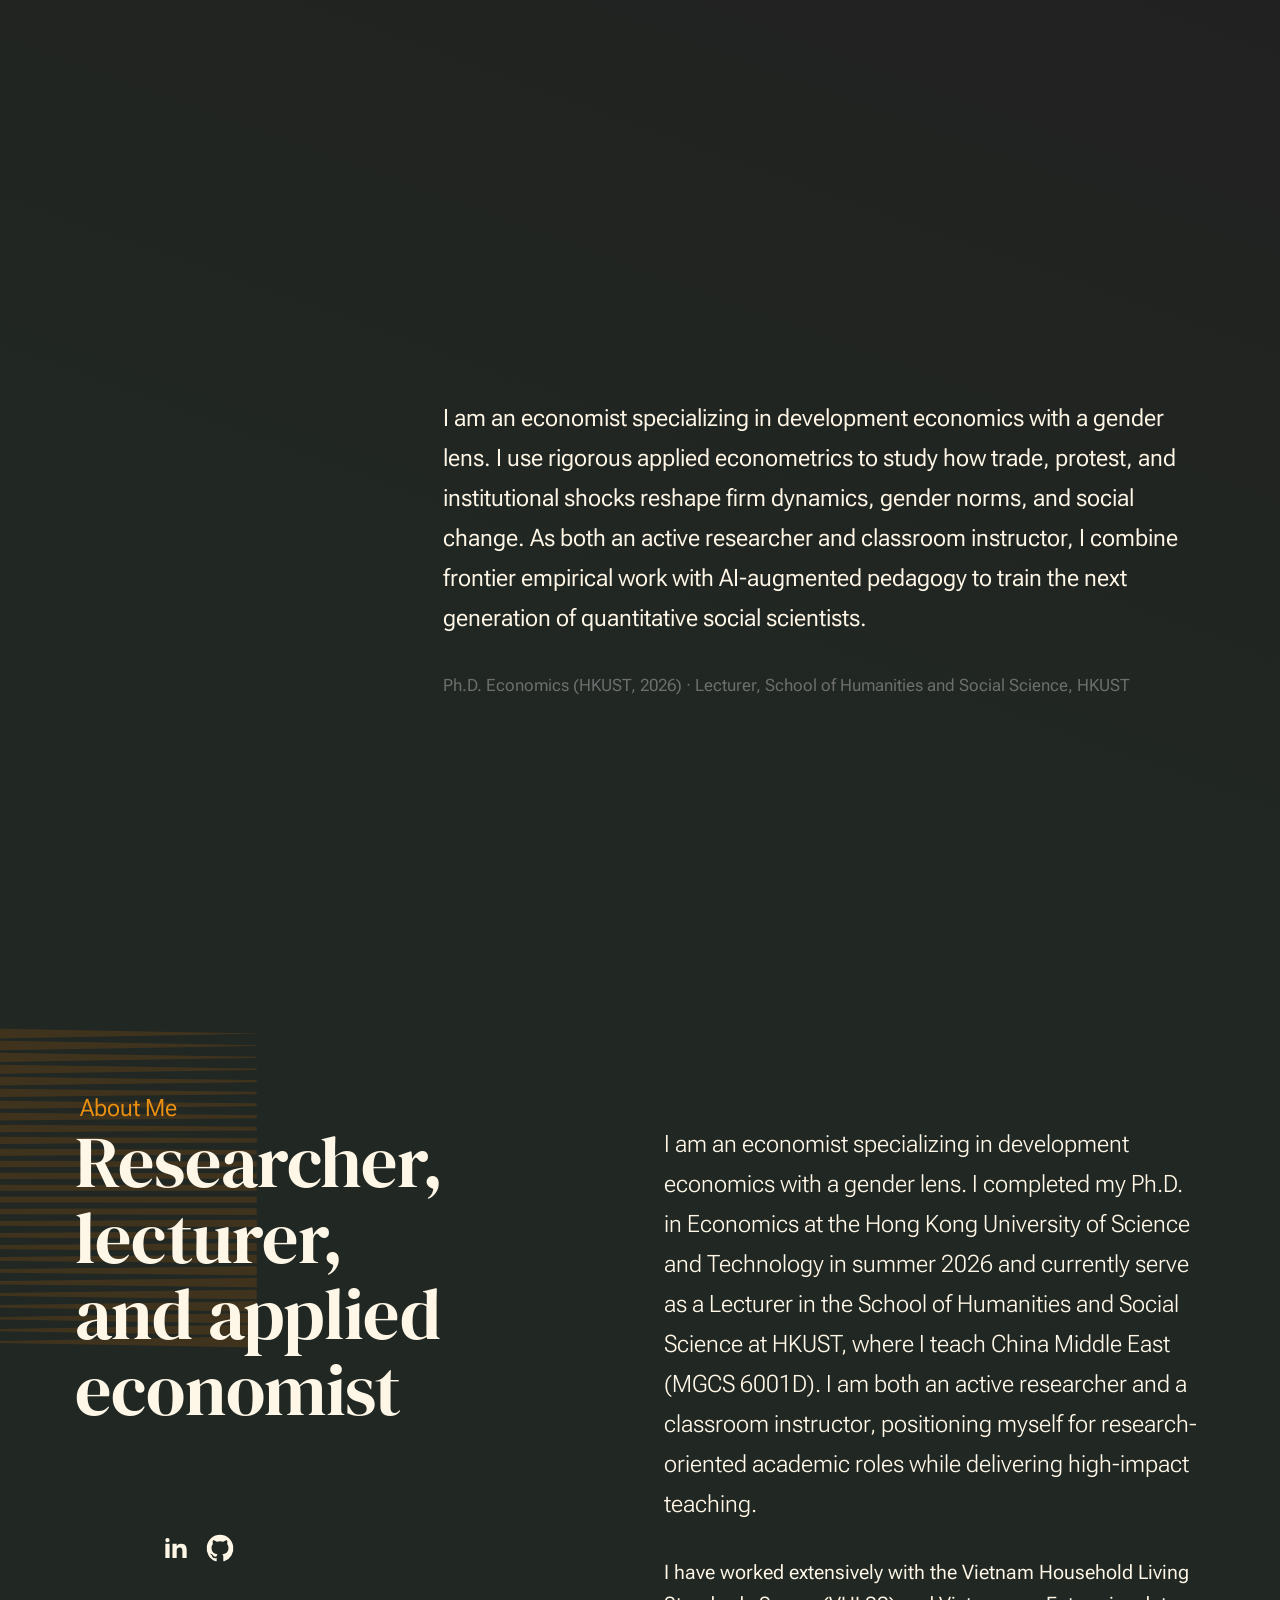
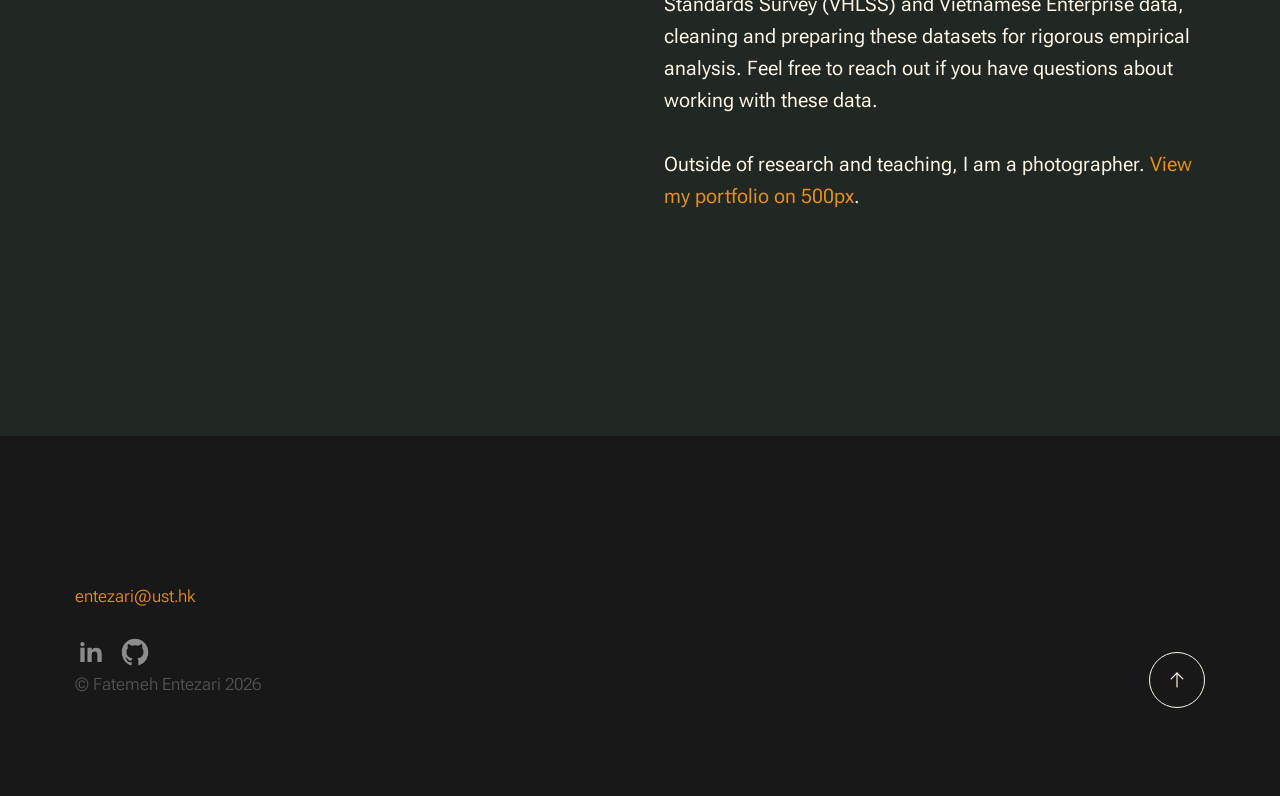
<file: index.html>
<!DOCTYPE html>
<html lang="en" class="no-js">
  <head>
    <meta charset="utf-8" />
    <meta name="viewport" content="width=device-width, initial-scale=1" />
    <title>Fatemeh Entezari</title>

    <script>
      document.documentElement.classList.remove("no-js");
      document.documentElement.classList.add("js");
    </script>

    <link rel="stylesheet" href="css/vendor.css" />
    <link rel="stylesheet" href="css/styles.css" />

    <link rel="apple-touch-icon" sizes="180x180" href="apple-touch-icon.png" />
    <link rel="icon" type="image/png" sizes="32x32" href="favicon-32x32.png" />
    <link rel="icon" type="image/png" sizes="16x16" href="favicon-16x16.png" />
    <link rel="manifest" href="site.webmanifest" />
  </head>

  <body id="top">
    <div id="preloader">
      <div id="loader" class="dots-fade">
        <div></div>
        <div></div>
        <div></div>
      </div>
    </div>

    <div id="page" class="s-pagewrap ss-home">
      <header class="s-header">
        <div class="row s-header__inner width-sixteen-col">
          <div class="s-header__block">
            <div class="s-header__logo">
              <a class="logo logo-text" href="index.html">Fatemeh Entezari</a>
            </div>
            <a class="s-header__menu-toggle" href="#0"><span>Menu</span></a>
          </div>

          <nav class="s-header__nav">
            <ul class="s-header__menu-links">
              <li class="current"><a href="index.html">Home</a></li>
              <li><a href="research.html">Research</a></li>
              <li><a href="teaching.html">Teaching</a></li>
              <li><a href="cv.html">CV</a></li>
              <li><a href="contact.html">Get in Touch</a></li>
            </ul>
          </nav>
        </div>
      </header>

      <section id="content" class="s-content">
        <section id="intro" class="s-intro">
          <div class="row s-intro__content width-sixteen-col">
            <div class="column lg-12 s-intro__content-inner grid-block">
              <div class="s-intro__content-media">
                <div class="s-intro__content-media-inner s-headshot-placeholder">
                  <!-- Replace images/headshot.jpg with your professional academic headshot -->
                  <img
                    src="images/headshot.jpg"
                    alt="Professional headshot of Fatemeh Entezari (placeholder — replace images/headshot.jpg)"
                  />
                </div>
              </div>

              <div class="s-intro__content-text">
                <div class="s-intro__content-pretitle text-pretitle">
                  Economist | Lecturer | Iranian Scholar of Development &amp; Gender
                </div>
                <h1 class="s-intro__content-title">Fatemeh Entezari</h1>
                <p class="s-intro__content-lead attention-getter">
                  I am an economist specializing in development economics with a gender lens. I use rigorous applied econometrics to study how trade, protest, and institutional shocks reshape firm dynamics, gender norms, and social change. As both an active researcher and classroom instructor, I combine frontier empirical work with AI-augmented pedagogy to train the next generation of quantitative social scientists.
                </p>
                <p class="s-intro__content-status">
                  Ph.D. Economics (HKUST, 2026) · Lecturer, School of Humanities and Social Science, HKUST
                </p>
              </div>

              <div class="s-intro__scroll-down">
                <a href="#about" class="smoothscroll">
                  <div class="scroll-icon">
                    <svg
                      xmlns="http://www.w3.org/2000/svg"
                      viewBox="0 0 24 24"
                      width="36"
                      height="36"
                      fill="none"
                      stroke="#97b34a"
                      stroke-width="1"
                      stroke-linecap="round"
                      stroke-linejoin="round"
                    >
                      <polyline points="7 13 12 18 17 13"></polyline>
                      <line x1="12" y1="18" x2="12" y2="6"></line>
                    </svg>
                  </div>
                  <span>Scroll for more</span>
                </a>
              </div>
            </div>
          </div>
        </section>

        <section id="about" class="s-about target-section">
          <div class="row s-about__content width-sixteen-col">
            <div class="column grid-block grid-section-split">
              <img
                src="images/geometric_shape.svg"
                alt=""
                class="s-about__content-imgbg"
              />

              <div class="section-header grid-section-split__header">
                <div class="text-pretitle">About Me</div>
                <h2 class="text-display-title">
                  Researcher, lecturer, <br />
                  and applied economist
                </h2>
              </div>

              <div class="s-about__content-main grid-section-split__primary">
                <p class="attention-getter">
                  I am an economist specializing in development economics with a gender lens. I completed my Ph.D. in Economics at the Hong Kong University of Science and Technology in summer 2026 and currently serve as a Lecturer in the School of Humanities and Social Science at HKUST, where I teach China Middle East (MGCS 6001D). I am both an active researcher and a classroom instructor, positioning myself for research-oriented academic roles while delivering high-impact teaching.
                </p>
                <p>
                  I have worked extensively with the Vietnam Household Living Standards Survey (VHLSS) and Vietnamese Enterprise data, cleaning and preparing these datasets for rigorous empirical analysis. Feel free to reach out if you have questions about working with these data.
                </p>
                <p>
                  Outside of research and teaching, I am a photographer.
                  <a href="https://500px.com/p/entezarifateme" target="_blank" rel="noopener noreferrer">View my portfolio on 500px</a>.
                </p>
              </div>

              <div class="s-about__content-btn grid-section-split__bottom">
                <ul class="s-about__social social-list">
                  <li>
                    <a
                      href="https://www.linkedin.com/in/fatemeh-entezari-a17193178/"
                      target="_blank"
                      rel="noopener noreferrer"
                    >
                      <svg
                        aria-hidden="true"
                        xmlns="http://www.w3.org/2000/svg"
                        width="24"
                        height="24"
                        fill="currentColor"
                        viewBox="0 0 24 24"
                      >
                        <path
                          fill-rule="evenodd"
                          d="M12.51 8.796v1.697a3.738 3.738 0 0 1 3.288-1.684c3.455 0 4.202 2.16 4.202 4.97V19.5h-3.2v-5.072c0-1.21-.244-2.766-2.128-2.766-1.827 0-2.139 1.317-2.139 2.676V19.5h-3.19V8.796h3.168ZM7.2 6.106a1.61 1.61 0 0 1-.988 1.483 1.595 1.595 0 0 1-1.743-.348A1.607 1.607 0 0 1 5.6 4.5a1.601 1.601 0 0 1 1.6 1.606Z"
                          clip-rule="evenodd"
                        />
                        <path d="M7.2 8.809H4V19.5h3.2V8.809Z" />
                      </svg>
                      <span class="u-screen-reader-text">LinkedIn</span>
                    </a>
                  </li>
                  <li>
                    <a
                      href="https://github.com/fatemehentezari"
                      target="_blank"
                      rel="noopener noreferrer"
                    >
                      <svg
                        aria-hidden="true"
                        xmlns="http://www.w3.org/2000/svg"
                        width="24"
                        height="24"
                        fill="currentColor"
                        viewBox="0 0 24 24"
                      >
                        <path
                          fill-rule="evenodd"
                          d="M12.006 2a9.847 9.847 0 0 0-6.484 2.44 10.32 10.32 0 0 0-3.393 6.17 10.48 10.48 0 0 0 1.317 6.955 10.045 10.045 0 0 0 5.4 4.418c.504.095.683-.223.683-.494 0-.245-.01-1.052-.014-1.908-2.78.62-3.366-1.21-3.366-1.21a2.711 2.711 0 0 0-1.11-1.5c-.907-.637.07-.621.07-.621.317.044.62.163.885.346.266.183.487.426.647.71.135.253.318.476.538.655a2.079 2.079 0 0 0 2.37.196c.045-.52.27-1.006.635-1.37-2.219-.259-4.554-1.138-4.554-5.07a4.022 4.022 0 0 1 1.031-2.75 3.77 3.77 0 0 1 .096-2.713s.839-.275 2.749 1.05a9.26 9.26 0 0 1 5.004 0c1.906-1.325 2.74-1.05 2.74-1.05.37.858.406 1.828.101 2.713a4.017 4.017 0 0 1 1.029 2.75c0 3.939-2.339 4.805-4.564 5.058a2.471 2.471 0 0 1 .679 1.897c0 1.372-.012 2.477-.012 2.814 0 .272.18.592.687.492a10.05 10.05 0 0 0 5.388-4.421 10.473 10.473 0 0 0 1.313-6.948 10.32 10.32 0 0 0-3.39-6.165A9.847 9.847 0 0 0 12.007 2Z"
                          clip-rule="evenodd"
                        />
                      </svg>
                      <span class="u-screen-reader-text">GitHub</span>
                    </a>
                  </li>
                </ul>
              </div>
            </div>
          </div>
        </section>
      </section>

      <footer class="s-footer">
        <div class="row s-footer__bottom">
          <div class="column xl-12 lg-12">
            <p class="s-footer__minimal">
              <strong>Fatemeh Entezari</strong><br />
              <a href="mailto:entezari@ust.hk">entezari@ust.hk</a>
            </p>
            <ul class="s-footer__social social-list">
              <li>
                <a
                  href="https://www.linkedin.com/in/fatemeh-entezari-a17193178/"
                  target="_blank"
                  rel="noopener noreferrer"
                >
                  <svg
                    aria-hidden="true"
                    xmlns="http://www.w3.org/2000/svg"
                    width="24"
                    height="24"
                    fill="currentColor"
                    viewBox="0 0 24 24"
                  >
                    <path
                      fill-rule="evenodd"
                      d="M12.51 8.796v1.697a3.738 3.738 0 0 1 3.288-1.684c3.455 0 4.202 2.16 4.202 4.97V19.5h-3.2v-5.072c0-1.21-.244-2.766-2.128-2.766-1.827 0-2.139 1.317-2.139 2.676V19.5h-3.19V8.796h3.168ZM7.2 6.106a1.61 1.61 0 0 1-.988 1.483 1.595 1.595 0 0 1-1.743-.348A1.607 1.607 0 0 1 5.6 4.5a1.601 1.601 0 0 1 1.6 1.606Z"
                      clip-rule="evenodd"
                    />
                    <path d="M7.2 8.809H4V19.5h3.2V8.809Z" />
                  </svg>
                  <span class="u-screen-reader-text">LinkedIn</span>
                </a>
              </li>
              <li>
                <a
                  href="https://github.com/fatemehentezari"
                  target="_blank"
                  rel="noopener noreferrer"
                >
                  <svg
                    aria-hidden="true"
                    xmlns="http://www.w3.org/2000/svg"
                    width="24"
                    height="24"
                    fill="currentColor"
                    viewBox="0 0 24 24"
                  >
                    <path
                      fill-rule="evenodd"
                      d="M12.006 2a9.847 9.847 0 0 0-6.484 2.44 10.32 10.32 0 0 0-3.393 6.17 10.48 10.48 0 0 0 1.317 6.955 10.045 10.045 0 0 0 5.4 4.418c.504.095.683-.223.683-.494 0-.245-.01-1.052-.014-1.908-2.78.62-3.366-1.21-3.366-1.21a2.711 2.711 0 0 0-1.11-1.5c-.907-.637.07-.621.07-.621.317.044.62.163.885.346.266.183.487.426.647.71.135.253.318.476.538.655a2.079 2.079 0 0 0 2.37.196c.045-.52.27-1.006.635-1.37-2.219-.259-4.554-1.138-4.554-5.07a4.022 4.022 0 0 1 1.031-2.75 3.77 3.77 0 0 1 .096-2.713s.839-.275 2.749 1.05a9.26 9.26 0 0 1 5.004 0c1.906-1.325 2.74-1.05 2.74-1.05.37.858.406 1.828.101 2.713a4.017 4.017 0 0 1 1.029 2.75c0 3.939-2.339 4.805-4.564 5.058a2.471 2.471 0 0 1 .679 1.897c0 1.372-.012 2.477-.012 2.814 0 .272.18.592.687.492a10.05 10.05 0 0 0 5.388-4.421 10.473 10.473 0 0 0 1.313-6.948 10.32 10.32 0 0 0-3.39-6.165A9.847 9.847 0 0 0 12.007 2Z"
                      clip-rule="evenodd"
                    />
                  </svg>
                  <span class="u-screen-reader-text">GitHub</span>
                </a>
              </li>
            </ul>
            <p class="ss-copyright">
              <span>© Fatemeh Entezari 2026</span>
            </p>
          </div>

          <div class="ss-go-top">
            <a class="smoothscroll" title="Back to Top" href="#top">
              <svg
                xmlns="http://www.w3.org/2000/svg"
                viewBox="0 0 24 24"
                width="36"
                height="36"
                fill="none"
                stroke="#ffffff"
                stroke-width="1"
                stroke-linecap="round"
                stroke-linejoin="round"
              >
                <polyline points="17 11 12 6 7 11"></polyline>
                <line x1="12" y1="18" x2="12" y2="6"></line>
              </svg>
            </a>
          </div>
        </div>
      </footer>
    </div>

    <script src="js/plugins.js"></script>
    <script src="js/main.js"></script>
  </body>
</html>
</file>
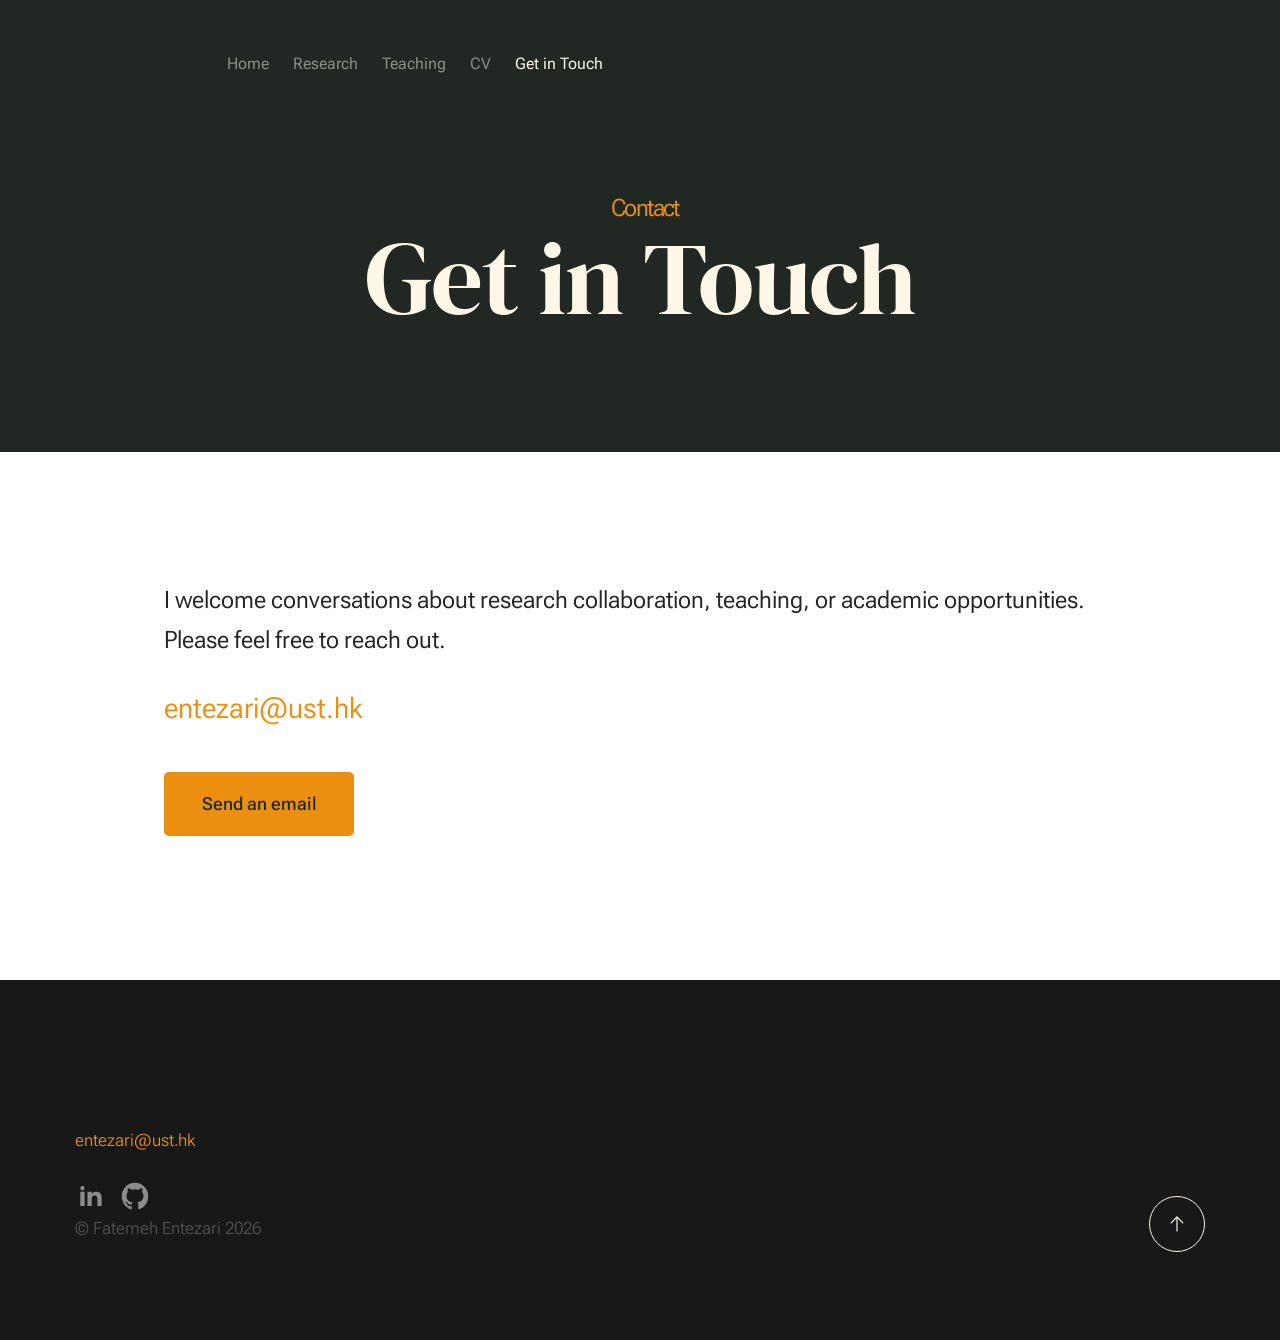
<file: contact.html>
<!DOCTYPE html>
<html lang="en" class="no-js">
  <head>
    <meta charset="utf-8" />
    <meta name="viewport" content="width=device-width, initial-scale=1" />
    <title>Get in Touch — Fatemeh</title>

    <script>
      document.documentElement.classList.remove("no-js");
      document.documentElement.classList.add("js");
    </script>

    <link rel="stylesheet" href="css/vendor.css" />
    <link rel="stylesheet" href="css/styles.css" />

    <link rel="apple-touch-icon" sizes="180x180" href="apple-touch-icon.png" />
    <link rel="icon" type="image/png" sizes="32x32" href="favicon-32x32.png" />
    <link rel="icon" type="image/png" sizes="16x16" href="favicon-16x16.png" />
    <link rel="manifest" href="site.webmanifest" />
  </head>

  <body id="top">
    <div id="preloader">
      <div id="loader" class="dots-fade">
        <div></div>
        <div></div>
        <div></div>
      </div>
    </div>

    <div id="page" class="s-pagewrap">
      <header class="s-header">
        <div class="row s-header__inner width-sixteen-col">
          <div class="s-header__block">
            <div class="s-header__logo">
              <a class="logo logo-text" href="index.html">Fatemeh Entezari</a>
            </div>
            <a class="s-header__menu-toggle" href="#0"><span>Menu</span></a>
          </div>

          <nav class="s-header__nav">
            <ul class="s-header__menu-links">
              <li><a href="index.html">Home</a></li>
              <li><a href="research.html">Research</a></li>
              <li><a href="teaching.html">Teaching</a></li>
              <li><a href="cv.html">CV</a></li>
              <li class="current"><a href="contact.html">Get in Touch</a></li>
            </ul>
          </nav>
        </div>
      </header>

      <section id="content" class="s-content">
        <section class="s-pageheader pageheader">
          <div class="row">
            <div class="column xl-12">
              <h1 class="page-title">
                <span class="page-title__small-type text-pretitle">Contact</span>
                Get in Touch
              </h1>
            </div>
          </div>
        </section>

        <section class="s-pagecontent pagecontent">
          <div class="row width-narrower pagemain">
            <div class="column xl-12">
              <p class="lead">
                I welcome conversations about research collaboration, teaching, or academic opportunities. Please feel free to reach out.
              </p>
              <p style="font-size: var(--text-lg); margin-top: var(--vspace-1)">
                <a href="mailto:entezari@ust.hk">entezari@ust.hk</a>
              </p>
              <p style="margin-top: var(--vspace-1_5)">
                <a href="mailto:entezari@ust.hk" class="btn btn--primary">Send an email</a>
              </p>
            </div>
          </div>
        </section>
      </section>

      <footer class="s-footer">
        <div class="row s-footer__bottom">
          <div class="column xl-12 lg-12">
            <p class="s-footer__minimal">
              <strong>Fatemeh Entezari</strong><br />
              <a href="mailto:entezari@ust.hk">entezari@ust.hk</a>
            </p>
            <ul class="s-footer__social social-list">
              <li>
                <a href="https://www.linkedin.com/in/fatemeh-entezari-a17193178/" target="_blank" rel="noopener noreferrer">
                  <svg aria-hidden="true" xmlns="http://www.w3.org/2000/svg" width="24" height="24" fill="currentColor" viewBox="0 0 24 24">
                    <path fill-rule="evenodd" d="M12.51 8.796v1.697a3.738 3.738 0 0 1 3.288-1.684c3.455 0 4.202 2.16 4.202 4.97V19.5h-3.2v-5.072c0-1.21-.244-2.766-2.128-2.766-1.827 0-2.139 1.317-2.139 2.676V19.5h-3.19V8.796h3.168ZM7.2 6.106a1.61 1.61 0 0 1-.988 1.483 1.595 1.595 0 0 1-1.743-.348A1.607 1.607 0 0 1 5.6 4.5a1.601 1.601 0 0 1 1.6 1.606Z" clip-rule="evenodd" />
                    <path d="M7.2 8.809H4V19.5h3.2V8.809Z" />
                  </svg>
                  <span class="u-screen-reader-text">LinkedIn</span>
                </a>
              </li>
              <li>
                <a href="https://github.com/fatemehentezari" target="_blank" rel="noopener noreferrer">
                  <svg aria-hidden="true" xmlns="http://www.w3.org/2000/svg" width="24" height="24" fill="currentColor" viewBox="0 0 24 24">
                    <path fill-rule="evenodd" d="M12.006 2a9.847 9.847 0 0 0-6.484 2.44 10.32 10.32 0 0 0-3.393 6.17 10.48 10.48 0 0 0 1.317 6.955 10.045 10.045 0 0 0 5.4 4.418c.504.095.683-.223.683-.494 0-.245-.01-1.052-.014-1.908-2.78.62-3.366-1.21-3.366-1.21a2.711 2.711 0 0 0-1.11-1.5c-.907-.637.07-.621.07-.621.317.044.62.163.885.346.266.183.487.426.647.71.135.253.318.476.538.655a2.079 2.079 0 0 0 2.37.196c.045-.52.27-1.006.635-1.37-2.219-.259-4.554-1.138-4.554-5.07a4.022 4.022 0 0 1 1.031-2.75 3.77 3.77 0 0 1 .096-2.713s.839-.275 2.749 1.05a9.26 9.26 0 0 1 5.004 0c1.906-1.325 2.74-1.05 2.74-1.05.37.858.406 1.828.101 2.713a4.017 4.017 0 0 1 1.029 2.75c0 3.939-2.339 4.805-4.564 5.058a2.471 2.471 0 0 1 .679 1.897c0 1.372-.012 2.477-.012 2.814 0 .272.18.592.687.492a10.05 10.05 0 0 0 5.388-4.421 10.473 10.473 0 0 0 1.313-6.948 10.32 10.32 0 0 0-3.39-6.165A9.847 9.847 0 0 0 12.007 2Z" clip-rule="evenodd" />
                  </svg>
                  <span class="u-screen-reader-text">GitHub</span>
                </a>
              </li>
            </ul>
            <p class="ss-copyright"><span>© Fatemeh Entezari 2026</span></p>
          </div>
          <div class="ss-go-top">
            <a class="smoothscroll" title="Back to Top" href="#top">
              <svg xmlns="http://www.w3.org/2000/svg" viewBox="0 0 24 24" width="36" height="36" fill="none" stroke="#ffffff" stroke-width="1" stroke-linecap="round" stroke-linejoin="round">
                <polyline points="17 11 12 6 7 11"></polyline>
                <line x1="12" y1="18" x2="12" y2="6"></line>
              </svg>
            </a>
          </div>
        </div>
      </footer>
    </div>

    <script src="js/plugins.js"></script>
    <script src="js/main.js"></script>
  </body>
</html>
</file>
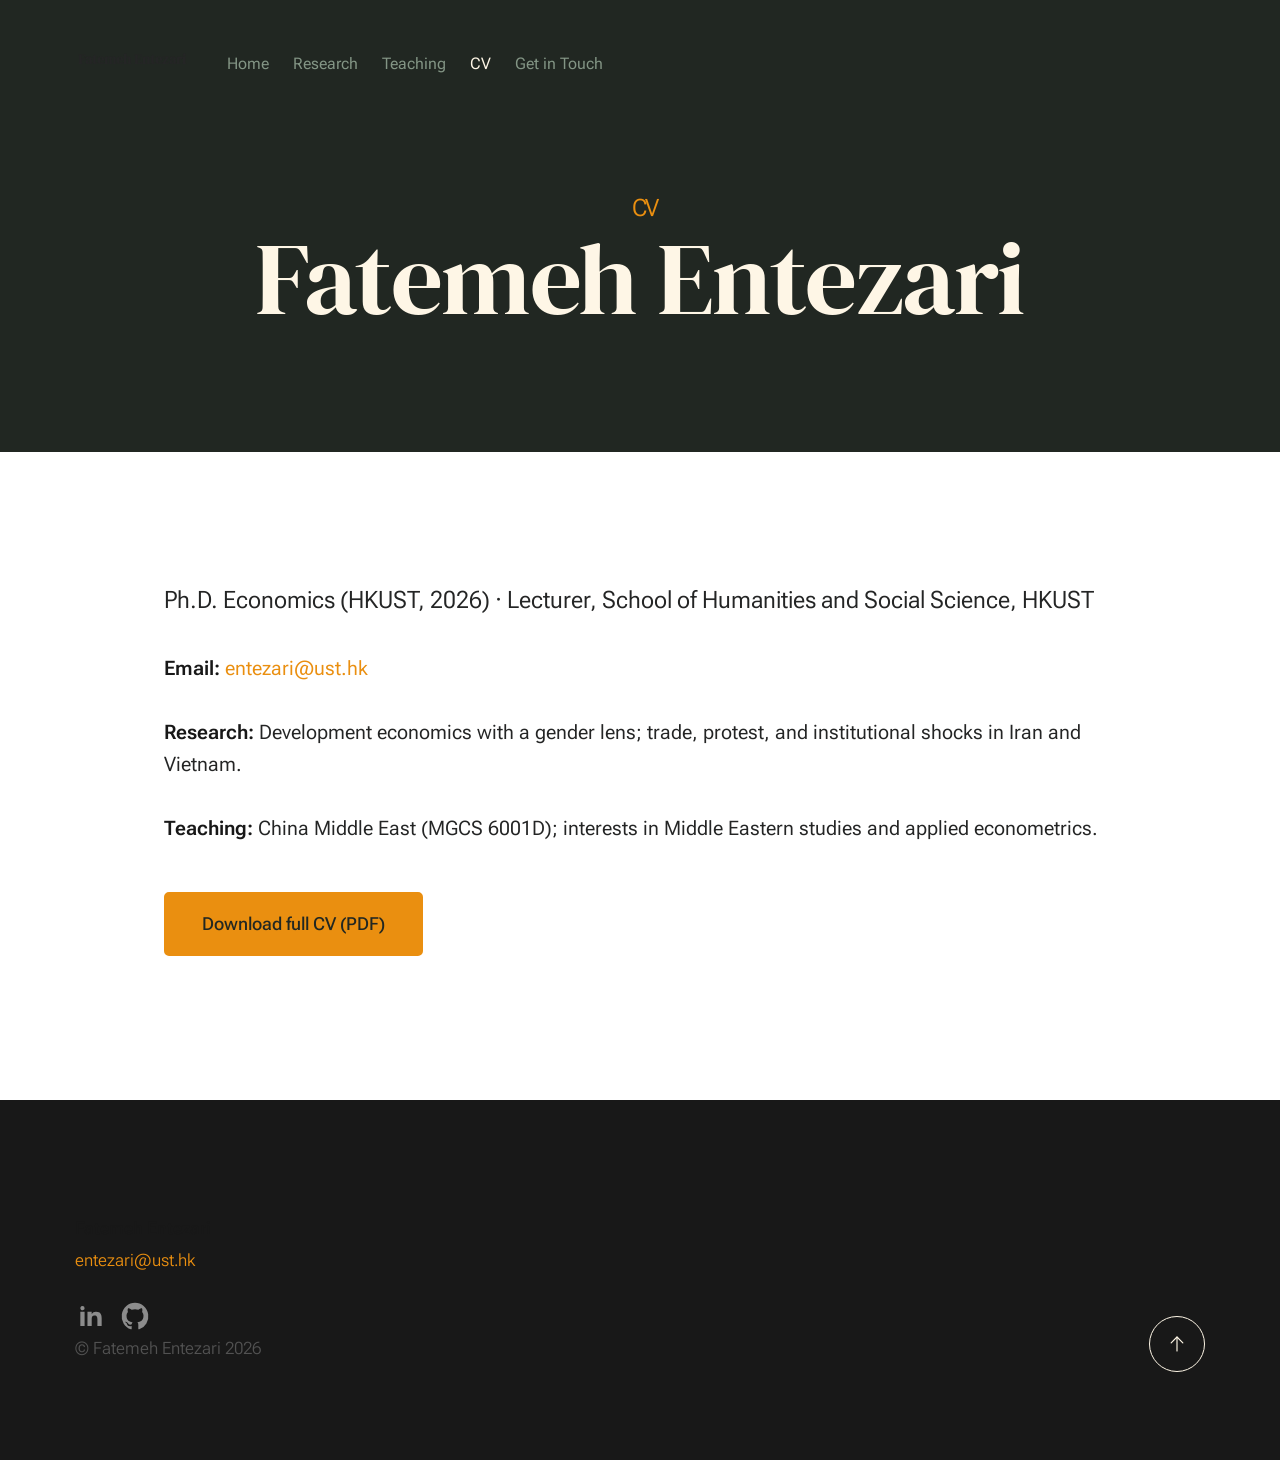
<file: cv.html>
<!DOCTYPE html>
<html lang="en" class="no-js">
  <head>
    <meta charset="utf-8" />
    <meta name="viewport" content="width=device-width, initial-scale=1" />
    <title>CV — Fatemeh</title>

    <script>
      document.documentElement.classList.remove("no-js");
      document.documentElement.classList.add("js");
    </script>

    <link rel="stylesheet" href="css/vendor.css" />
    <link rel="stylesheet" href="css/styles.css" />

    <link rel="apple-touch-icon" sizes="180x180" href="apple-touch-icon.png" />
    <link rel="icon" type="image/png" sizes="32x32" href="favicon-32x32.png" />
    <link rel="icon" type="image/png" sizes="16x16" href="favicon-16x16.png" />
    <link rel="manifest" href="site.webmanifest" />
  </head>

  <body id="top">
    <div id="preloader">
      <div id="loader" class="dots-fade">
        <div></div>
        <div></div>
        <div></div>
      </div>
    </div>

    <div id="page" class="s-pagewrap">
      <header class="s-header">
        <div class="row s-header__inner width-sixteen-col">
          <div class="s-header__block">
            <div class="s-header__logo">
              <a class="logo logo-text" href="index.html">Fatemeh Entezari</a>
            </div>
            <a class="s-header__menu-toggle" href="#0"><span>Menu</span></a>
          </div>

          <nav class="s-header__nav">
            <ul class="s-header__menu-links">
              <li><a href="index.html">Home</a></li>
              <li><a href="research.html">Research</a></li>
              <li><a href="teaching.html">Teaching</a></li>
              <li class="current"><a href="cv.html">CV</a></li>
              <li><a href="contact.html">Get in Touch</a></li>
            </ul>
          </nav>
        </div>
      </header>

      <section id="content" class="s-content">
        <section class="s-pageheader pageheader">
          <div class="row">
            <div class="column xl-12">
              <h1 class="page-title">
                <span class="page-title__small-type text-pretitle">CV</span>
                Fatemeh Entezari
              </h1>
            </div>
          </div>
        </section>

        <section class="s-pagecontent pagecontent">
          <div class="row width-narrower pagemain">
            <div class="column xl-12">
              <p class="lead">
                Ph.D. Economics (HKUST, 2026) · Lecturer, School of Humanities and Social Science, HKUST
              </p>
              <p>
                <strong>Email:</strong>
                <a href="mailto:entezari@ust.hk">entezari@ust.hk</a>
              </p>
              <p>
                <strong>Research:</strong> Development economics with a gender lens; trade, protest, and institutional shocks in Iran and Vietnam.
              </p>
              <p>
                <strong>Teaching:</strong> China Middle East (MGCS 6001D); interests in Middle Eastern studies and applied econometrics.
              </p>
              <p style="margin-top: var(--vspace-1_5)">
                <a
                  href="/resources/Fatemeh_Entezari_CV.pdf"
                  target="_blank"
                  rel="noopener noreferrer"
                  class="btn btn--primary"
                  >Download full CV (PDF)</a
                >
              </p>
            </div>
          </div>
        </section>
      </section>

      <footer class="s-footer">
        <div class="row s-footer__bottom">
          <div class="column xl-12 lg-12">
            <p class="s-footer__minimal">
              <strong>Fatemeh Entezari</strong><br />
              <a href="mailto:entezari@ust.hk">entezari@ust.hk</a>
            </p>
            <ul class="s-footer__social social-list">
              <li>
                <a href="https://www.linkedin.com/in/fatemeh-entezari-a17193178/" target="_blank" rel="noopener noreferrer">
                  <svg aria-hidden="true" xmlns="http://www.w3.org/2000/svg" width="24" height="24" fill="currentColor" viewBox="0 0 24 24">
                    <path fill-rule="evenodd" d="M12.51 8.796v1.697a3.738 3.738 0 0 1 3.288-1.684c3.455 0 4.202 2.16 4.202 4.97V19.5h-3.2v-5.072c0-1.21-.244-2.766-2.128-2.766-1.827 0-2.139 1.317-2.139 2.676V19.5h-3.19V8.796h3.168ZM7.2 6.106a1.61 1.61 0 0 1-.988 1.483 1.595 1.595 0 0 1-1.743-.348A1.607 1.607 0 0 1 5.6 4.5a1.601 1.601 0 0 1 1.6 1.606Z" clip-rule="evenodd" />
                    <path d="M7.2 8.809H4V19.5h3.2V8.809Z" />
                  </svg>
                  <span class="u-screen-reader-text">LinkedIn</span>
                </a>
              </li>
              <li>
                <a href="https://github.com/fatemehentezari" target="_blank" rel="noopener noreferrer">
                  <svg aria-hidden="true" xmlns="http://www.w3.org/2000/svg" width="24" height="24" fill="currentColor" viewBox="0 0 24 24">
                    <path fill-rule="evenodd" d="M12.006 2a9.847 9.847 0 0 0-6.484 2.44 10.32 10.32 0 0 0-3.393 6.17 10.48 10.48 0 0 0 1.317 6.955 10.045 10.045 0 0 0 5.4 4.418c.504.095.683-.223.683-.494 0-.245-.01-1.052-.014-1.908-2.78.62-3.366-1.21-3.366-1.21a2.711 2.711 0 0 0-1.11-1.5c-.907-.637.07-.621.07-.621.317.044.62.163.885.346.266.183.487.426.647.71.135.253.318.476.538.655a2.079 2.079 0 0 0 2.37.196c.045-.52.27-1.006.635-1.37-2.219-.259-4.554-1.138-4.554-5.07a4.022 4.022 0 0 1 1.031-2.75 3.77 3.77 0 0 1 .096-2.713s.839-.275 2.749 1.05a9.26 9.26 0 0 1 5.004 0c1.906-1.325 2.74-1.05 2.74-1.05.37.858.406 1.828.101 2.713a4.017 4.017 0 0 1 1.029 2.75c0 3.939-2.339 4.805-4.564 5.058a2.471 2.471 0 0 1 .679 1.897c0 1.372-.012 2.477-.012 2.814 0 .272.18.592.687.492a10.05 10.05 0 0 0 5.388-4.421 10.473 10.473 0 0 0 1.313-6.948 10.32 10.32 0 0 0-3.39-6.165A9.847 9.847 0 0 0 12.007 2Z" clip-rule="evenodd" />
                  </svg>
                  <span class="u-screen-reader-text">GitHub</span>
                </a>
              </li>
            </ul>
            <p class="ss-copyright"><span>© Fatemeh Entezari 2026</span></p>
          </div>
          <div class="ss-go-top">
            <a class="smoothscroll" title="Back to Top" href="#top">
              <svg xmlns="http://www.w3.org/2000/svg" viewBox="0 0 24 24" width="36" height="36" fill="none" stroke="#ffffff" stroke-width="1" stroke-linecap="round" stroke-linejoin="round">
                <polyline points="17 11 12 6 7 11"></polyline>
                <line x1="12" y1="18" x2="12" y2="6"></line>
              </svg>
            </a>
          </div>
        </div>
      </footer>
    </div>

    <script src="js/plugins.js"></script>
    <script src="js/main.js"></script>
  </body>
</html>
</file>
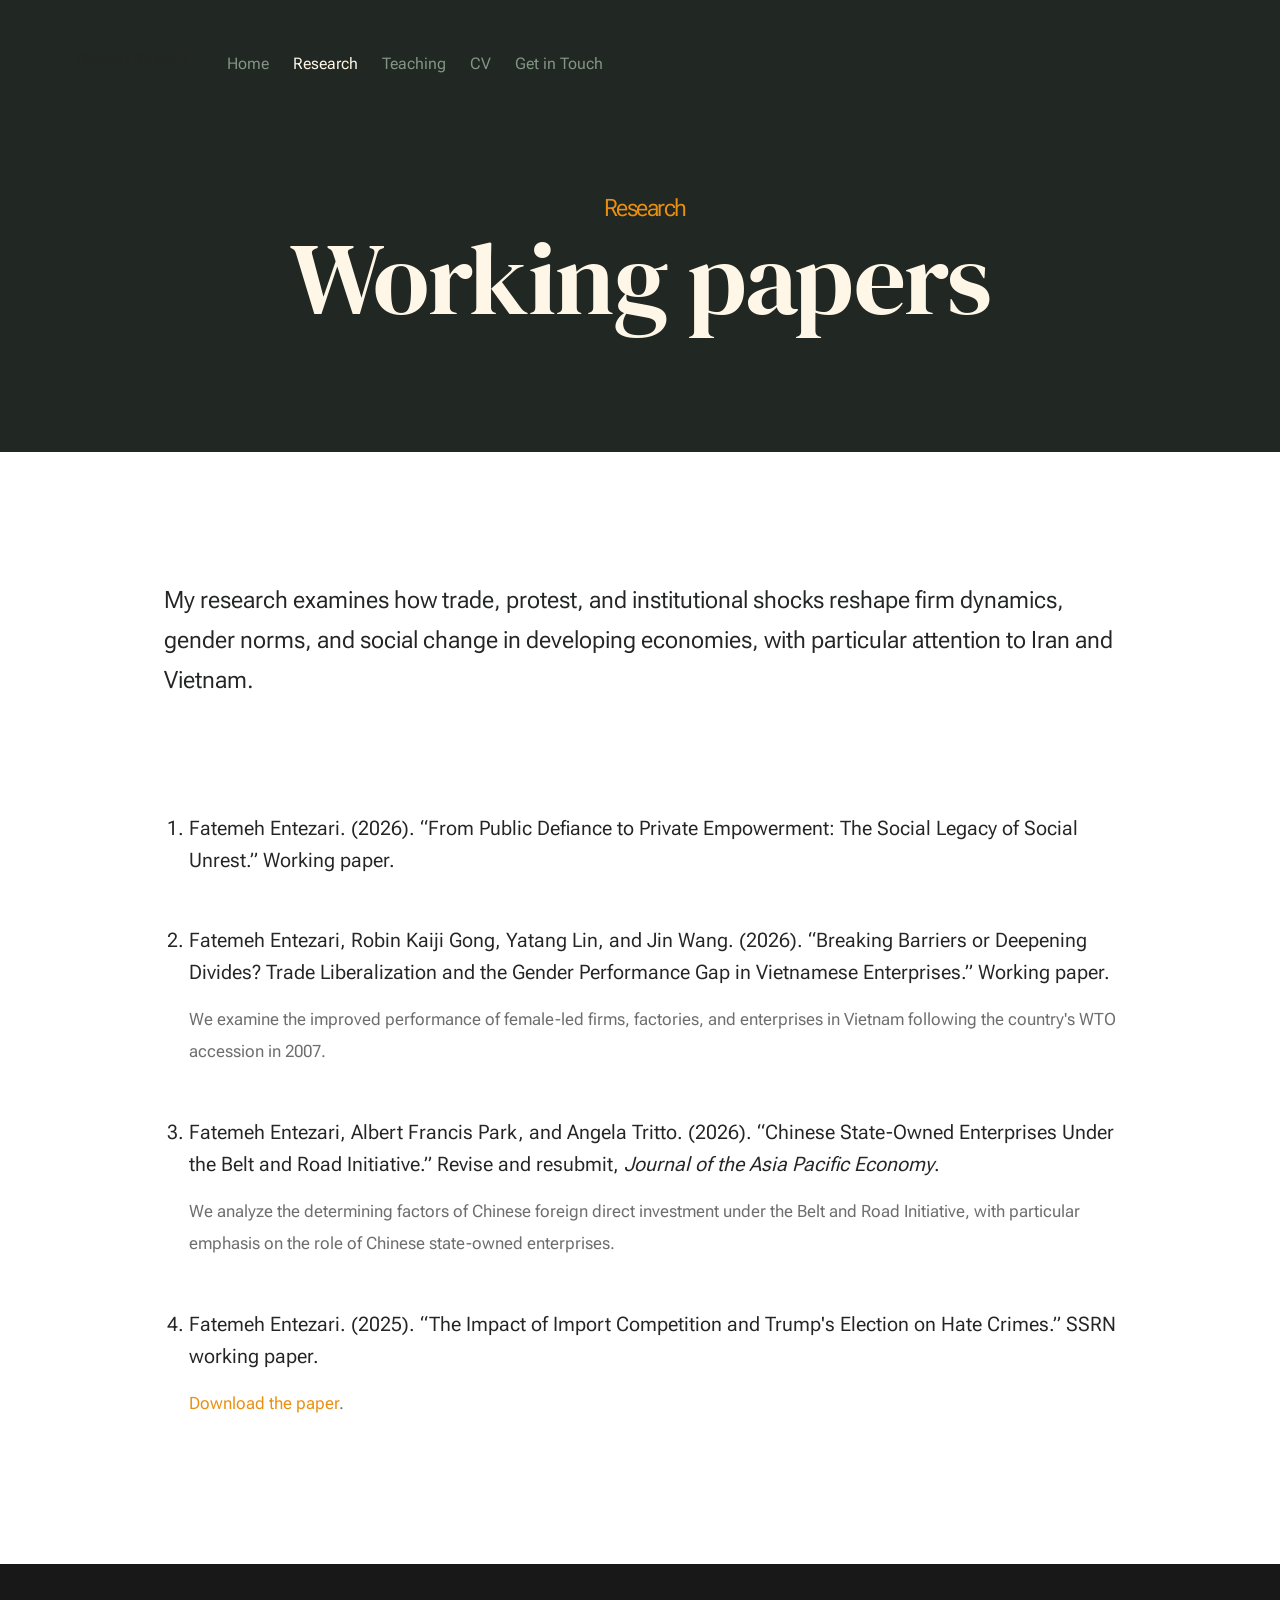
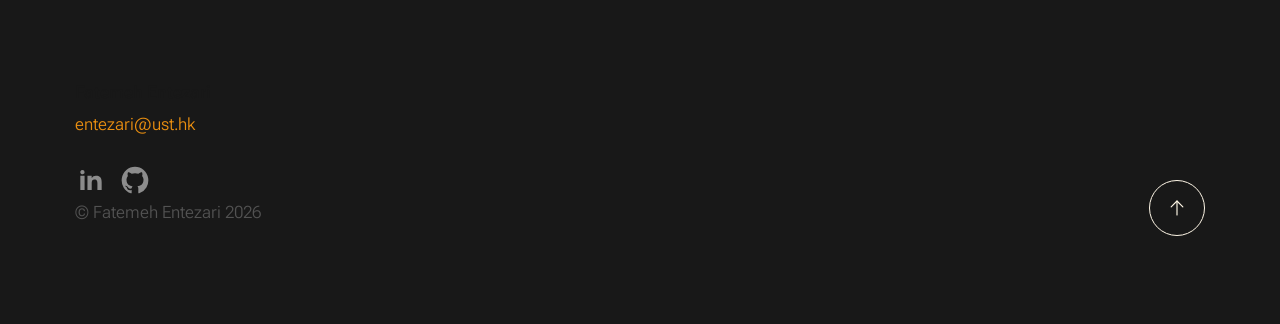
<file: research.html>
<!DOCTYPE html>
<html lang="en" class="no-js">
  <head>
    <meta charset="utf-8" />
    <meta name="viewport" content="width=device-width, initial-scale=1" />
    <title>Research — Fatemeh</title>

    <script>
      document.documentElement.classList.remove("no-js");
      document.documentElement.classList.add("js");
    </script>

    <link rel="stylesheet" href="css/vendor.css" />
    <link rel="stylesheet" href="css/styles.css" />

    <link rel="apple-touch-icon" sizes="180x180" href="apple-touch-icon.png" />
    <link rel="icon" type="image/png" sizes="32x32" href="favicon-32x32.png" />
    <link rel="icon" type="image/png" sizes="16x16" href="favicon-16x16.png" />
    <link rel="manifest" href="site.webmanifest" />
  </head>

  <body id="top">
    <div id="preloader">
      <div id="loader" class="dots-fade">
        <div></div>
        <div></div>
        <div></div>
      </div>
    </div>

    <div id="page" class="s-pagewrap">
      <header class="s-header">
        <div class="row s-header__inner width-sixteen-col">
          <div class="s-header__block">
            <div class="s-header__logo">
              <a class="logo logo-text" href="index.html">Fatemeh Entezari</a>
            </div>
            <a class="s-header__menu-toggle" href="#0"><span>Menu</span></a>
          </div>

          <nav class="s-header__nav">
            <ul class="s-header__menu-links">
              <li><a href="index.html">Home</a></li>
              <li class="current"><a href="research.html">Research</a></li>
              <li><a href="teaching.html">Teaching</a></li>
              <li><a href="cv.html">CV</a></li>
              <li><a href="contact.html">Get in Touch</a></li>
            </ul>
          </nav>
        </div>
      </header>

      <section id="content" class="s-content">
        <section class="s-pageheader pageheader">
          <div class="row">
            <div class="column xl-12">
              <h1 class="page-title">
                <span class="page-title__small-type text-pretitle">Research</span>
                Working papers
              </h1>
            </div>
          </div>
        </section>

        <section class="s-pagecontent pagecontent">
          <div class="row pageintro width-narrower">
            <div class="column xl-12">
              <p class="lead">
                My research examines how trade, protest, and institutional shocks reshape firm dynamics, gender norms, and social change in developing economies, with particular attention to Iran and Vietnam.
              </p>
            </div>
          </div>

          <div class="row width-narrower pagemain">
            <div class="column xl-12">
              <ol class="paper-list">
                <li>
                  <p class="paper-citation">
                    Fatemeh Entezari. (2026). “From Public Defiance to Private Empowerment: The Social Legacy of Social Unrest.” Working paper.
                  </p>
                </li>
                <li>
                  <p class="paper-citation">
                    Fatemeh Entezari, Robin Kaiji Gong, Yatang Lin, and Jin Wang. (2026). “Breaking Barriers or Deepening Divides? Trade Liberalization and the Gender Performance Gap in Vietnamese Enterprises.” Working paper.
                  </p>
                  <p class="paper-note">
                    We examine the improved performance of female-led firms, factories, and enterprises in Vietnam following the country&apos;s WTO accession in 2007.
                  </p>
                </li>
                <li>
                  <p class="paper-citation">
                    Fatemeh Entezari, Albert Francis Park, and Angela Tritto. (2026). “Chinese State-Owned Enterprises Under the Belt and Road Initiative.” Revise and resubmit, <em>Journal of the Asia Pacific Economy</em>.
                  </p>
                  <p class="paper-note">
                    We analyze the determining factors of Chinese foreign direct investment under the Belt and Road Initiative, with particular emphasis on the role of Chinese state-owned enterprises.
                  </p>
                </li>
                <li>
                  <p class="paper-citation">
                    Fatemeh Entezari. (2025). “The Impact of Import Competition and Trump&apos;s Election on Hate Crimes.” SSRN working paper.
                  </p>
                  <p class="paper-note">
                    <a
                      href="https://papers.ssrn.com/sol3/papers.cfm?abstract_id=5347734"
                      target="_blank"
                      rel="noopener noreferrer"
                      >Download the paper</a
                    >.
                  </p>
                </li>
              </ol>
            </div>
          </div>
        </section>
      </section>

      <footer class="s-footer">
        <div class="row s-footer__bottom">
          <div class="column xl-12 lg-12">
            <p class="s-footer__minimal">
              <strong>Fatemeh Entezari</strong><br />
              <a href="mailto:entezari@ust.hk">entezari@ust.hk</a>
            </p>
            <ul class="s-footer__social social-list">
              <li>
                <a
                  href="https://www.linkedin.com/in/fatemeh-entezari-a17193178/"
                  target="_blank"
                  rel="noopener noreferrer"
                >
                  <svg aria-hidden="true" xmlns="http://www.w3.org/2000/svg" width="24" height="24" fill="currentColor" viewBox="0 0 24 24">
                    <path fill-rule="evenodd" d="M12.51 8.796v1.697a3.738 3.738 0 0 1 3.288-1.684c3.455 0 4.202 2.16 4.202 4.97V19.5h-3.2v-5.072c0-1.21-.244-2.766-2.128-2.766-1.827 0-2.139 1.317-2.139 2.676V19.5h-3.19V8.796h3.168ZM7.2 6.106a1.61 1.61 0 0 1-.988 1.483 1.595 1.595 0 0 1-1.743-.348A1.607 1.607 0 0 1 5.6 4.5a1.601 1.601 0 0 1 1.6 1.606Z" clip-rule="evenodd" />
                    <path d="M7.2 8.809H4V19.5h3.2V8.809Z" />
                  </svg>
                  <span class="u-screen-reader-text">LinkedIn</span>
                </a>
              </li>
              <li>
                <a href="https://github.com/fatemehentezari" target="_blank" rel="noopener noreferrer">
                  <svg aria-hidden="true" xmlns="http://www.w3.org/2000/svg" width="24" height="24" fill="currentColor" viewBox="0 0 24 24">
                    <path fill-rule="evenodd" d="M12.006 2a9.847 9.847 0 0 0-6.484 2.44 10.32 10.32 0 0 0-3.393 6.17 10.48 10.48 0 0 0 1.317 6.955 10.045 10.045 0 0 0 5.4 4.418c.504.095.683-.223.683-.494 0-.245-.01-1.052-.014-1.908-2.78.62-3.366-1.21-3.366-1.21a2.711 2.711 0 0 0-1.11-1.5c-.907-.637.07-.621.07-.621.317.044.62.163.885.346.266.183.487.426.647.71.135.253.318.476.538.655a2.079 2.079 0 0 0 2.37.196c.045-.52.27-1.006.635-1.37-2.219-.259-4.554-1.138-4.554-5.07a4.022 4.022 0 0 1 1.031-2.75 3.77 3.77 0 0 1 .096-2.713s.839-.275 2.749 1.05a9.26 9.26 0 0 1 5.004 0c1.906-1.325 2.74-1.05 2.74-1.05.37.858.406 1.828.101 2.713a4.017 4.017 0 0 1 1.029 2.75c0 3.939-2.339 4.805-4.564 5.058a2.471 2.471 0 0 1 .679 1.897c0 1.372-.012 2.477-.012 2.814 0 .272.18.592.687.492a10.05 10.05 0 0 0 5.388-4.421 10.473 10.473 0 0 0 1.313-6.948 10.32 10.32 0 0 0-3.39-6.165A9.847 9.847 0 0 0 12.007 2Z" clip-rule="evenodd" />
                  </svg>
                  <span class="u-screen-reader-text">GitHub</span>
                </a>
              </li>
            </ul>
            <p class="ss-copyright"><span>© Fatemeh Entezari 2026</span></p>
          </div>
          <div class="ss-go-top">
            <a class="smoothscroll" title="Back to Top" href="#top">
              <svg xmlns="http://www.w3.org/2000/svg" viewBox="0 0 24 24" width="36" height="36" fill="none" stroke="#ffffff" stroke-width="1" stroke-linecap="round" stroke-linejoin="round">
                <polyline points="17 11 12 6 7 11"></polyline>
                <line x1="12" y1="18" x2="12" y2="6"></line>
              </svg>
            </a>
          </div>
        </div>
      </footer>
    </div>

    <script src="js/plugins.js"></script>
    <script src="js/main.js"></script>
  </body>
</html>
</file>
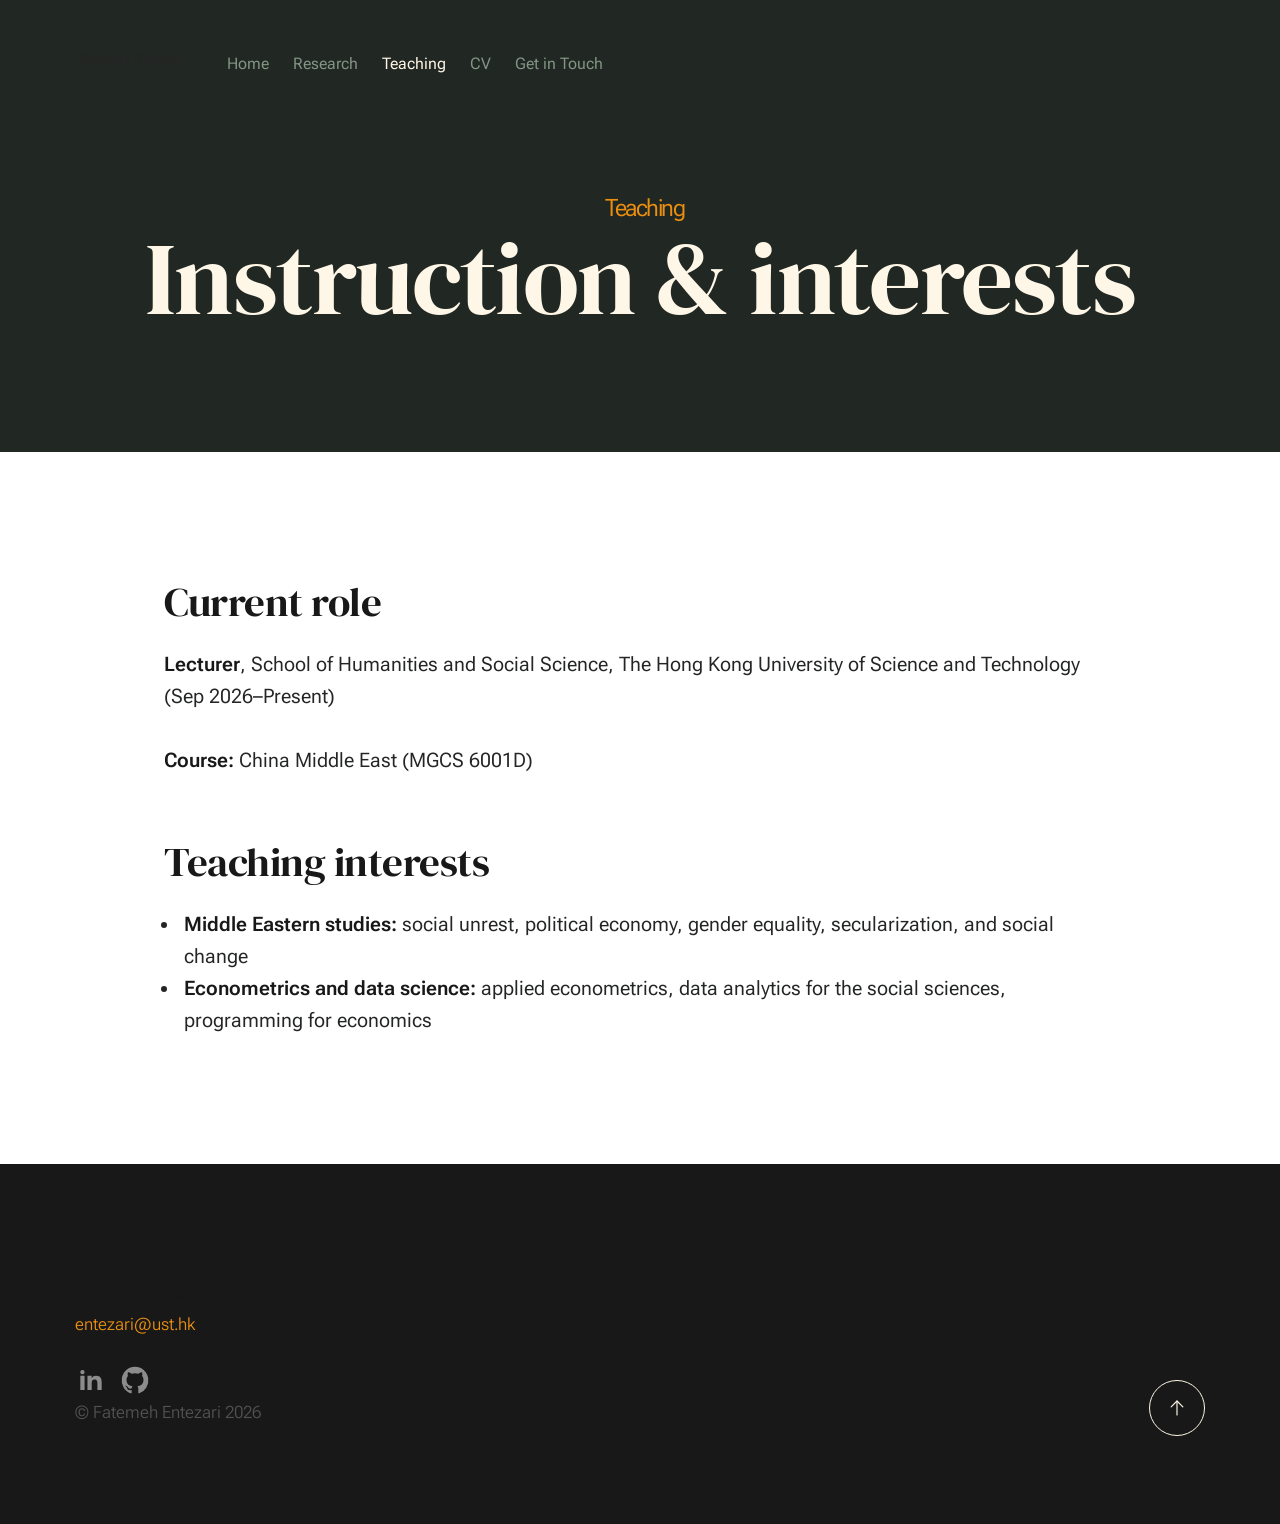
<file: teaching.html>
<!DOCTYPE html>
<html lang="en" class="no-js">
  <head>
    <meta charset="utf-8" />
    <meta name="viewport" content="width=device-width, initial-scale=1" />
    <title>Teaching — Fatemeh</title>

    <script>
      document.documentElement.classList.remove("no-js");
      document.documentElement.classList.add("js");
    </script>

    <link rel="stylesheet" href="css/vendor.css" />
    <link rel="stylesheet" href="css/styles.css" />

    <link rel="apple-touch-icon" sizes="180x180" href="apple-touch-icon.png" />
    <link rel="icon" type="image/png" sizes="32x32" href="favicon-32x32.png" />
    <link rel="icon" type="image/png" sizes="16x16" href="favicon-16x16.png" />
    <link rel="manifest" href="site.webmanifest" />
  </head>

  <body id="top">
    <div id="preloader">
      <div id="loader" class="dots-fade">
        <div></div>
        <div></div>
        <div></div>
      </div>
    </div>

    <div id="page" class="s-pagewrap">
      <header class="s-header">
        <div class="row s-header__inner width-sixteen-col">
          <div class="s-header__block">
            <div class="s-header__logo">
              <a class="logo logo-text" href="index.html">Fatemeh Entezari</a>
            </div>
            <a class="s-header__menu-toggle" href="#0"><span>Menu</span></a>
          </div>

          <nav class="s-header__nav">
            <ul class="s-header__menu-links">
              <li><a href="index.html">Home</a></li>
              <li><a href="research.html">Research</a></li>
              <li class="current"><a href="teaching.html">Teaching</a></li>
              <li><a href="cv.html">CV</a></li>
              <li><a href="contact.html">Get in Touch</a></li>
            </ul>
          </nav>
        </div>
      </header>

      <section id="content" class="s-content">
        <section class="s-pageheader pageheader">
          <div class="row">
            <div class="column xl-12">
              <h1 class="page-title">
                <span class="page-title__small-type text-pretitle">Teaching</span>
                Instruction &amp; interests
              </h1>
            </div>
          </div>
        </section>

        <section class="s-pagecontent pagecontent">
          <div class="row width-narrower pagemain">
            <div class="column xl-12">
              <h2>Current role</h2>
              <p>
                <strong>Lecturer</strong>, School of Humanities and Social Science, The Hong Kong University of Science and Technology (Sep 2026–Present)
              </p>
              <p>
                <strong>Course:</strong> China Middle East (MGCS 6001D)
              </p>

              <h2>Teaching interests</h2>
              <ul>
                <li>
                  <strong>Middle Eastern studies:</strong> social unrest, political economy, gender equality, secularization, and social change
                </li>
                <li>
                  <strong>Econometrics and data science:</strong> applied econometrics, data analytics for the social sciences, programming for economics
                </li>
              </ul>
            </div>
          </div>
        </section>
      </section>

      <footer class="s-footer">
        <div class="row s-footer__bottom">
          <div class="column xl-12 lg-12">
            <p class="s-footer__minimal">
              <strong>Fatemeh Entezari</strong><br />
              <a href="mailto:entezari@ust.hk">entezari@ust.hk</a>
            </p>
            <ul class="s-footer__social social-list">
              <li>
                <a href="https://www.linkedin.com/in/fatemeh-entezari-a17193178/" target="_blank" rel="noopener noreferrer">
                  <svg aria-hidden="true" xmlns="http://www.w3.org/2000/svg" width="24" height="24" fill="currentColor" viewBox="0 0 24 24">
                    <path fill-rule="evenodd" d="M12.51 8.796v1.697a3.738 3.738 0 0 1 3.288-1.684c3.455 0 4.202 2.16 4.202 4.97V19.5h-3.2v-5.072c0-1.21-.244-2.766-2.128-2.766-1.827 0-2.139 1.317-2.139 2.676V19.5h-3.19V8.796h3.168ZM7.2 6.106a1.61 1.61 0 0 1-.988 1.483 1.595 1.595 0 0 1-1.743-.348A1.607 1.607 0 0 1 5.6 4.5a1.601 1.601 0 0 1 1.6 1.606Z" clip-rule="evenodd" />
                    <path d="M7.2 8.809H4V19.5h3.2V8.809Z" />
                  </svg>
                  <span class="u-screen-reader-text">LinkedIn</span>
                </a>
              </li>
              <li>
                <a href="https://github.com/fatemehentezari" target="_blank" rel="noopener noreferrer">
                  <svg aria-hidden="true" xmlns="http://www.w3.org/2000/svg" width="24" height="24" fill="currentColor" viewBox="0 0 24 24">
                    <path fill-rule="evenodd" d="M12.006 2a9.847 9.847 0 0 0-6.484 2.44 10.32 10.32 0 0 0-3.393 6.17 10.48 10.48 0 0 0 1.317 6.955 10.045 10.045 0 0 0 5.4 4.418c.504.095.683-.223.683-.494 0-.245-.01-1.052-.014-1.908-2.78.62-3.366-1.21-3.366-1.21a2.711 2.711 0 0 0-1.11-1.5c-.907-.637.07-.621.07-.621.317.044.62.163.885.346.266.183.487.426.647.71.135.253.318.476.538.655a2.079 2.079 0 0 0 2.37.196c.045-.52.27-1.006.635-1.37-2.219-.259-4.554-1.138-4.554-5.07a4.022 4.022 0 0 1 1.031-2.75 3.77 3.77 0 0 1 .096-2.713s.839-.275 2.749 1.05a9.26 9.26 0 0 1 5.004 0c1.906-1.325 2.74-1.05 2.74-1.05.37.858.406 1.828.101 2.713a4.017 4.017 0 0 1 1.029 2.75c0 3.939-2.339 4.805-4.564 5.058a2.471 2.471 0 0 1 .679 1.897c0 1.372-.012 2.477-.012 2.814 0 .272.18.592.687.492a10.05 10.05 0 0 0 5.388-4.421 10.473 10.473 0 0 0 1.313-6.948 10.32 10.32 0 0 0-3.39-6.165A9.847 9.847 0 0 0 12.007 2Z" clip-rule="evenodd" />
                  </svg>
                  <span class="u-screen-reader-text">GitHub</span>
                </a>
              </li>
            </ul>
            <p class="ss-copyright"><span>© Fatemeh Entezari 2026</span></p>
          </div>
          <div class="ss-go-top">
            <a class="smoothscroll" title="Back to Top" href="#top">
              <svg xmlns="http://www.w3.org/2000/svg" viewBox="0 0 24 24" width="36" height="36" fill="none" stroke="#ffffff" stroke-width="1" stroke-linecap="round" stroke-linejoin="round">
                <polyline points="17 11 12 6 7 11"></polyline>
                <line x1="12" y1="18" x2="12" y2="6"></line>
              </svg>
            </a>
          </div>
        </div>
      </footer>
    </div>

    <script src="js/plugins.js"></script>
    <script src="js/main.js"></script>
  </body>
</html>
</file>
<file: css/vendor.css>
/* ===================================================================
 * Monica Third-party Stylesheets
 * Template Ver. 1.0.0
 * 12-13-2022
 * -------------------------------------------------------------------
 *
 * TOC:
 * # PrismJS
 * # Swiper
 *
 * ------------------------------------------------------------------- */


/* ===================================================================
 * # PrismJS 1.20.0
 *   https://prismjs.com/download.html#themes=prism-okaidia&languages=markup+css+clike+javascript+markup-templating+php 
 *   
 *   okaidia theme for JavaScript, CSS and HTML
 *   Loosely based on Monokai textmate theme by http://www.monokai.nl/
 *   @author ocodia
 * ------------------------------------------------------------------- */
code[class*=language-],
pre[class*=language-] {
  color          : #f8f8f2;
  background     : none;
  text-shadow    : 0 1px rgba(0, 0, 0, 0.3);
  font-family    : var(--font-mono);
  font-size      : calc(var(--text-size) * 0.9444);
  text-align     : left;
  white-space    : pre;
  word-spacing   : normal;
  word-break     : normal;
  word-wrap      : normal;
  line-height    : var(--vspace-1);
  -moz-tab-size  : 4;
  -o-tab-size    : 4;
  tab-size       : 4;
  -webkit-hyphens: none;
  -ms-hyphens    : none;
  hyphens        : none;
}

/* Code blocks */
pre[class*=language-] {
  padding : var(--vspace-0_5) 0 var(--vspace-1);
  margin  : var(--vspace-1) 0;
  overflow: auto;
}

:not(pre)>code[class*=language-],
pre[class*=language-] {
  background: #272822;
}

/* Inline code */
:not(pre)>code[class*=language-] {
  padding    : 0.1em;
  white-space: normal;
}

.token.comment,
.token.prolog,
.token.doctype,
.token.cdata {
  color: slategray;
}

.token.punctuation {
  color: #f8f8f2;
}

.token.namespace {
  opacity: 0.7;
}

.token.property,
.token.tag,
.token.constant,
.token.symbol,
.token.deleted {
  color: #f92672;
}

.token.boolean,
.token.number {
  color: #ae81ff;
}

.token.selector,
.token.attr-name,
.token.string,
.token.char,
.token.builtin,
.token.inserted {
  color: #a6e22e;
}

.token.operator,
.token.entity,
.token.url,
.language-css .token.string,
.style .token.string,
.token.variable {
  color: #f8f8f2;
}

.token.atrule,
.token.attr-value,
.token.function,
.token.class-name {
  color: #e6db74;
}

.token.keyword {
  color: #66d9ef;
}

.token.regex,
.token.important {
  color: #fd971f;
}

.token.important,
.token.bold {
  font-weight: bold;
}

.token.italic {
  font-style: italic;
}

.token.entity {
  cursor: help;
}



/* ===================================================================
 * # Swiper 6.4.5
 *   Most modern mobile touch slider and framework with hardware accelerated transitions
 *   https://swiperjs.com
 *
 *   Copyright 2014-2020 Vladimir Kharlampidi
 *
 *   Released under the MIT License
 *
 *   Released on: December 18, 2020
 * ------------------------------------------------------------------- */
@font-face {
  font-family: "swiper-icons";
  src        : url("data:application/font-woff;charset=utf-8;base64, [base64]//wADZ2x5ZgAAAywAAADMAAAD2MHtryVoZWFkAAABbAAAADAAAAA2E2+eoWhoZWEAAAGcAAAAHwAAACQC9gDzaG10eAAAAigAAAAZAAAArgJkABFsb2NhAAAC0AAAAFoAAABaFQAUGG1heHAAAAG8AAAAHwAAACAAcABAbmFtZQAAA/gAAAE5AAACXvFdBwlwb3N0AAAFNAAAAGIAAACE5s74hXjaY2BkYGAAYpf5Hu/j+W2+MnAzMYDAzaX6QjD6/4//Bxj5GA8AuRwMYGkAPywL13jaY2BkYGA88P8Agx4j+/8fQDYfA1AEBWgDAIB2BOoAeNpjYGRgYNBh4GdgYgABEMnIABJzYNADCQAACWgAsQB42mNgYfzCOIGBlYGB0YcxjYGBwR1Kf2WQZGhhYGBiYGVmgAFGBiQQkOaawtDAoMBQxXjg/wEGPcYDDA4wNUA2CCgwsAAAO4EL6gAAeNpj2M0gyAACqxgGNWBkZ2D4/wMA+xkDdgAAAHjaY2BgYGaAYBkGRgYQiAHyGMF8FgYHIM3DwMHABGQrMOgyWDLEM1T9/w8UBfEMgLzE////P/5//f/V/xv+r4eaAAeMbAxwIUYmIMHEgKYAYjUcsDAwsLKxc3BycfPw8jEQA/[base64]/uznmfPFBNODM2K7MTQ45YEAZqGP81AmGGcF3iPqOop0r1SPTaTbVkfUe4HXj97wYE+yNwWYxwWu4v1ugWHgo3S1XdZEVqWM7ET0cfnLGxWfkgR42o2PvWrDMBSFj/IHLaF0zKjRgdiVMwScNRAoWUoH78Y2icB/yIY09An6AH2Bdu/UB+yxopYshQiEvnvu0dURgDt8QeC8PDw7Fpji3fEA4z/PEJ6YOB5hKh4dj3EvXhxPqH/SKUY3rJ7srZ4FZnh1PMAtPhwP6fl2PMJMPDgeQ4rY8YT6Gzao0eAEA409DuggmTnFnOcSCiEiLMgxCiTI6Cq5DZUd3Qmp10vO0LaLTd2cjN4fOumlc7lUYbSQcZFkutRG7g6JKZKy0RmdLY680CDnEJ+UMkpFFe1RN7nxdVpXrC4aTtnaurOnYercZg2YVmLN/d/gczfEimrE/fs/bOuq29Zmn8tloORaXgZgGa78yO9/cnXm2BpaGvq25Dv9S4E9+5SIc9PqupJKhYFSSl47+Qcr1mYNAAAAeNptw0cKwkAAAMDZJA8Q7OUJvkLsPfZ6zFVERPy8qHh2YER+3i/BP83vIBLLySsoKimrqKqpa2hp6+jq6RsYGhmbmJqZSy0sraxtbO3sHRydnEMU4uR6yx7JJXveP7WrDycAAAAAAAH//wACeNpjYGRgYOABYhkgZgJCZgZNBkYGLQZtIJsFLMYAAAw3ALgAeNolizEKgDAQBCchRbC2sFER0YD6qVQiBCv/H9ezGI6Z5XBAw8CBK/m5iQQVauVbXLnOrMZv2oLdKFa8Pjuru2hJzGabmOSLzNMzvutpB3N42mNgZGBg4GKQYzBhYMxJLMlj4GBgAYow/P/PAJJhLM6sSoWKfWCAAwDAjgbRAAB42mNgYGBkAIIbCZo5IPrmUn0hGA0AO8EFTQAA") format("woff");
  font-weight: 400;
  font-style : normal;
}

:root {
  --swiper-theme-color: #007aff;
}

.swiper-container {
  margin-left : auto;
  margin-right: auto;
  position    : relative;
  overflow    : hidden;
  list-style  : none;
  padding     : 0;
  /* Fix of Webkit flickering */
  z-index     : 1;
}

.swiper-container-vertical>.swiper-wrapper {
  flex-direction: column;
}

.swiper-wrapper {
  position           : relative;
  width              : 100%;
  height             : 100%;
  z-index            : 1;
  display            : flex;
  transition-property: transform;
  box-sizing         : content-box;
}

.swiper-container-android .swiper-slide,
.swiper-wrapper {
  transform: translate3d(0px, 0, 0);
}

.swiper-container-multirow>.swiper-wrapper {
  flex-wrap: wrap;
}

.swiper-container-multirow-column>.swiper-wrapper {
  flex-wrap     : wrap;
  flex-direction: column;
}

.swiper-container-free-mode>.swiper-wrapper {
  transition-timing-function: ease-out;
  margin                    : 0 auto;
}

.swiper-slide {
  flex-shrink        : 0;
  width              : 100%;
  height             : 100%;
  position           : relative;
  transition-property: transform;
}

.swiper-slide-invisible-blank {
  visibility: hidden;
}

/* Auto Height */
.swiper-container-autoheight,
.swiper-container-autoheight .swiper-slide {
  height: auto;
}

.swiper-container-autoheight .swiper-wrapper {
  align-items        : flex-start;
  transition-property: transform, height;
}

/* 3D Effects */
.swiper-container-3d {
  perspective: 1200px;
}

.swiper-container-3d .swiper-wrapper,
.swiper-container-3d .swiper-slide,
.swiper-container-3d .swiper-slide-shadow-left,
.swiper-container-3d .swiper-slide-shadow-right,
.swiper-container-3d .swiper-slide-shadow-top,
.swiper-container-3d .swiper-slide-shadow-bottom,
.swiper-container-3d .swiper-cube-shadow {
  transform-style: preserve-3d;
}

.swiper-container-3d .swiper-slide-shadow-left,
.swiper-container-3d .swiper-slide-shadow-right,
.swiper-container-3d .swiper-slide-shadow-top,
.swiper-container-3d .swiper-slide-shadow-bottom {
  position      : absolute;
  left          : 0;
  top           : 0;
  width         : 100%;
  height        : 100%;
  pointer-events: none;
  z-index       : 10;
}

.swiper-container-3d .swiper-slide-shadow-left {
  background-image: linear-gradient(to left, rgba(0, 0, 0, 0.5), rgba(0, 0, 0, 0));
}

.swiper-container-3d .swiper-slide-shadow-right {
  background-image: linear-gradient(to right, rgba(0, 0, 0, 0.5), rgba(0, 0, 0, 0));
}

.swiper-container-3d .swiper-slide-shadow-top {
  background-image: linear-gradient(to top, rgba(0, 0, 0, 0.5), rgba(0, 0, 0, 0));
}

.swiper-container-3d .swiper-slide-shadow-bottom {
  background-image: linear-gradient(to bottom, rgba(0, 0, 0, 0.5), rgba(0, 0, 0, 0));
}

/* CSS Mode */
.swiper-container-css-mode>.swiper-wrapper {
  overflow          : auto;
  scrollbar-width   : none;
  /* For Firefox */
  -ms-overflow-style: none;
  /* For Internet Explorer and Edge */
}

.swiper-container-css-mode>.swiper-wrapper::-webkit-scrollbar {
  display: none;
}

.swiper-container-css-mode>.swiper-wrapper>.swiper-slide {
  scroll-snap-align: start start;
}

.swiper-container-horizontal.swiper-container-css-mode>.swiper-wrapper {
  -ms-scroll-snap-type: x mandatory;
  scroll-snap-type    : x mandatory;
}

.swiper-container-vertical.swiper-container-css-mode>.swiper-wrapper {
  -ms-scroll-snap-type: y mandatory;
  scroll-snap-type    : y mandatory;
}

:root {
  --swiper-navigation-size   : 44px;
  /*
    --swiper-navigation-color: var(--swiper-theme-color);
    */
}

.swiper-button-prev,
.swiper-button-next {
  position       : absolute;
  top            : 50%;
  width          : calc(var(--swiper-navigation-size) / 44 * 27);
  height         : var(--swiper-navigation-size);
  margin-top     : calc(-1 * var(--swiper-navigation-size) / 2);
  z-index        : 10;
  cursor         : pointer;
  display        : flex;
  align-items    : center;
  justify-content: center;
  color          : var(--swiper-navigation-color, var(--swiper-theme-color));
}

.swiper-button-prev.swiper-button-disabled,
.swiper-button-next.swiper-button-disabled {
  opacity       : 0.35;
  cursor        : auto;
  pointer-events: none;
}

.swiper-button-prev:after,
.swiper-button-next:after {
  font-family   : swiper-icons;
  font-size     : var(--swiper-navigation-size);
  text-transform: none !important;
  letter-spacing: 0;
  text-transform: none;
  font-variant  : initial;
  line-height   : 1;
}

.swiper-button-prev,
.swiper-container-rtl .swiper-button-next {
  left : 10px;
  right: auto;
}

.swiper-button-prev:after,
.swiper-container-rtl .swiper-button-next:after {
  content: "prev";
}

.swiper-button-next,
.swiper-container-rtl .swiper-button-prev {
  right: 10px;
  left : auto;
}

.swiper-button-next:after,
.swiper-container-rtl .swiper-button-prev:after {
  content: "next";
}

.swiper-button-prev.swiper-button-white,
.swiper-button-next.swiper-button-white {
  --swiper-navigation-color: #ffffff;
}

.swiper-button-prev.swiper-button-black,
.swiper-button-next.swiper-button-black {
  --swiper-navigation-color: #000000;
}

.swiper-button-lock {
  display: none;
}

:root {
  /*
    --swiper-pagination-color: var(--swiper-theme-color);
    */
}

.swiper-pagination {
  position  : absolute;
  text-align: center;
  transition: 300ms opacity;
  transform : translate3d(0, 0, 0);
  z-index   : 10;
}

.swiper-pagination.swiper-pagination-hidden {
  opacity: 0;
}

/* Common Styles */
.swiper-pagination-fraction,
.swiper-pagination-custom,
.swiper-container-horizontal>.swiper-pagination-bullets {
  bottom: 10px;
  left  : 0;
  width : 100%;
}

/* Bullets */
.swiper-pagination-bullets-dynamic {
  overflow : hidden;
  font-size: 0;
}

.swiper-pagination-bullets-dynamic .swiper-pagination-bullet {
  transform: scale(0.33);
  position : relative;
}

.swiper-pagination-bullets-dynamic .swiper-pagination-bullet-active {
  transform: scale(1);
}

.swiper-pagination-bullets-dynamic .swiper-pagination-bullet-active-main {
  transform: scale(1);
}

.swiper-pagination-bullets-dynamic .swiper-pagination-bullet-active-prev {
  transform: scale(0.66);
}

.swiper-pagination-bullets-dynamic .swiper-pagination-bullet-active-prev-prev {
  transform: scale(0.33);
}

.swiper-pagination-bullets-dynamic .swiper-pagination-bullet-active-next {
  transform: scale(0.66);
}

.swiper-pagination-bullets-dynamic .swiper-pagination-bullet-active-next-next {
  transform: scale(0.33);
}

.swiper-pagination-bullet {
  width        : 8px;
  height       : 8px;
  display      : inline-block;
  border-radius: 100%;
  background   : #000;
  opacity      : 0.2;
}

button.swiper-pagination-bullet {
  border            : none;
  margin            : 0;
  padding           : 0;
  box-shadow        : none;
  -webkit-appearance: none;
  -moz-appearance   : none;
  appearance        : none;
}

.swiper-pagination-clickable .swiper-pagination-bullet {
  cursor: pointer;
}

.swiper-pagination-bullet-active {
  opacity   : 1;
  background: var(--swiper-pagination-color, var(--swiper-theme-color));
}

.swiper-container-vertical>.swiper-pagination-bullets {
  right    : 10px;
  top      : 50%;
  transform: translate3d(0px, -50%, 0);
}

.swiper-container-vertical>.swiper-pagination-bullets .swiper-pagination-bullet {
  margin : 6px 0;
  display: block;
}

.swiper-container-vertical>.swiper-pagination-bullets.swiper-pagination-bullets-dynamic {
  top      : 50%;
  transform: translateY(-50%);
  width    : 8px;
}

.swiper-container-vertical>.swiper-pagination-bullets.swiper-pagination-bullets-dynamic .swiper-pagination-bullet {
  display   : inline-block;
  transition: 200ms transform, 200ms top;
}

.swiper-container-horizontal>.swiper-pagination-bullets .swiper-pagination-bullet {
  margin: 0 4px;
}

.swiper-container-horizontal>.swiper-pagination-bullets.swiper-pagination-bullets-dynamic {
  left       : 50%;
  transform  : translateX(-50%);
  white-space: nowrap;
}

.swiper-container-horizontal>.swiper-pagination-bullets.swiper-pagination-bullets-dynamic .swiper-pagination-bullet {
  transition: 200ms transform, 200ms left;
}

.swiper-container-horizontal.swiper-container-rtl>.swiper-pagination-bullets-dynamic .swiper-pagination-bullet {
  transition: 200ms transform, 200ms right;
}

/* Progress */
.swiper-pagination-progressbar {
  background: rgba(0, 0, 0, 0.25);
  position  : absolute;
}

.swiper-pagination-progressbar .swiper-pagination-progressbar-fill {
  background      : var(--swiper-pagination-color, var(--swiper-theme-color));
  position        : absolute;
  left            : 0;
  top             : 0;
  width           : 100%;
  height          : 100%;
  transform       : scale(0);
  transform-origin: left top;
}

.swiper-container-rtl .swiper-pagination-progressbar .swiper-pagination-progressbar-fill {
  transform-origin: right top;
}

.swiper-container-horizontal>.swiper-pagination-progressbar,
.swiper-container-vertical>.swiper-pagination-progressbar.swiper-pagination-progressbar-opposite {
  width : 100%;
  height: 4px;
  left  : 0;
  top   : 0;
}

.swiper-container-vertical>.swiper-pagination-progressbar,
.swiper-container-horizontal>.swiper-pagination-progressbar.swiper-pagination-progressbar-opposite {
  width : 4px;
  height: 100%;
  left  : 0;
  top   : 0;
}

.swiper-pagination-white {
  --swiper-pagination-color: #ffffff;
}

.swiper-pagination-black {
  --swiper-pagination-color: #000000;
}

.swiper-pagination-lock {
  display: none;
}

/* Scrollbar */
.swiper-scrollbar {
  border-radius   : 10px;
  position        : relative;
  -ms-touch-action: none;
  background      : rgba(0, 0, 0, 0.1);
}

.swiper-container-horizontal>.swiper-scrollbar {
  position: absolute;
  left    : 1%;
  bottom  : 3px;
  z-index : 50;
  height  : 5px;
  width   : 98%;
}

.swiper-container-vertical>.swiper-scrollbar {
  position: absolute;
  right   : 3px;
  top     : 1%;
  z-index : 50;
  width   : 5px;
  height  : 98%;
}

.swiper-scrollbar-drag {
  height       : 100%;
  width        : 100%;
  position     : relative;
  background   : rgba(0, 0, 0, 0.5);
  border-radius: 10px;
  left         : 0;
  top          : 0;
}

.swiper-scrollbar-cursor-drag {
  cursor: move;
}

.swiper-scrollbar-lock {
  display: none;
}

.swiper-zoom-container {
  width          : 100%;
  height         : 100%;
  display        : flex;
  justify-content: center;
  align-items    : center;
  text-align     : center;
}

.swiper-zoom-container>img,
.swiper-zoom-container>svg,
.swiper-zoom-container>canvas {
  max-width    : 100%;
  max-height   : 100%;
  -o-object-fit: contain;
  object-fit   : contain;
}

.swiper-slide-zoomed {
  cursor: move;
}

/* Preloader */
:root {
  /*
    --swiper-preloader-color: var(--swiper-theme-color);
    */
}

.swiper-lazy-preloader {
  width            : 42px;
  height           : 42px;
  position         : absolute;
  left             : 50%;
  top              : 50%;
  margin-left      : -21px;
  margin-top       : -21px;
  z-index          : 10;
  transform-origin : 50%;
  -webkit-animation: swiper-preloader-spin 1s infinite linear;
  animation        : swiper-preloader-spin 1s infinite linear;
  box-sizing       : border-box;
  border           : 4px solid var(--swiper-preloader-color, var(--swiper-theme-color));
  border-radius    : 50%;
  border-top-color : transparent;
}

.swiper-lazy-preloader-white {
  --swiper-preloader-color: #fff;
}

.swiper-lazy-preloader-black {
  --swiper-preloader-color: #000;
}

@-webkit-keyframes swiper-preloader-spin {
  100% {
    transform: rotate(360deg);
  }
}

@keyframes swiper-preloader-spin {
  100% {
    transform: rotate(360deg);
  }
}

/* a11y */
.swiper-container .swiper-notification {
  position      : absolute;
  left          : 0;
  top           : 0;
  pointer-events: none;
  opacity       : 0;
  z-index       : -1000;
}

.swiper-container-fade.swiper-container-free-mode .swiper-slide {
  transition-timing-function: ease-out;
}

.swiper-container-fade .swiper-slide {
  pointer-events     : none;
  transition-property: opacity;
}

.swiper-container-fade .swiper-slide .swiper-slide {
  pointer-events: none;
}

.swiper-container-fade .swiper-slide-active,
.swiper-container-fade .swiper-slide-active .swiper-slide-active {
  pointer-events: auto;
}

.swiper-container-cube {
  overflow: visible;
}

.swiper-container-cube .swiper-slide {
  pointer-events             : none;
  -webkit-backface-visibility: hidden;
  backface-visibility        : hidden;
  z-index                    : 1;
  visibility                 : hidden;
  transform-origin           : 0 0;
  width                      : 100%;
  height                     : 100%;
}

.swiper-container-cube .swiper-slide .swiper-slide {
  pointer-events: none;
}

.swiper-container-cube.swiper-container-rtl .swiper-slide {
  transform-origin: 100% 0;
}

.swiper-container-cube .swiper-slide-active,
.swiper-container-cube .swiper-slide-active .swiper-slide-active {
  pointer-events: auto;
}

.swiper-container-cube .swiper-slide-active,
.swiper-container-cube .swiper-slide-next,
.swiper-container-cube .swiper-slide-prev,
.swiper-container-cube .swiper-slide-next+.swiper-slide {
  pointer-events: auto;
  visibility    : visible;
}

.swiper-container-cube .swiper-slide-shadow-top,
.swiper-container-cube .swiper-slide-shadow-bottom,
.swiper-container-cube .swiper-slide-shadow-left,
.swiper-container-cube .swiper-slide-shadow-right {
  z-index                    : 0;
  -webkit-backface-visibility: hidden;
  backface-visibility        : hidden;
}

.swiper-container-cube .swiper-cube-shadow {
  position  : absolute;
  left      : 0;
  bottom    : 0px;
  width     : 100%;
  height    : 100%;
  background: #000;
  opacity   : 0.6;
  filter    : blur(50px);
  z-index   : 0;
}

.swiper-container-flip {
  overflow: visible;
}

.swiper-container-flip .swiper-slide {
  pointer-events             : none;
  -webkit-backface-visibility: hidden;
  backface-visibility        : hidden;
  z-index                    : 1;
}

.swiper-container-flip .swiper-slide .swiper-slide {
  pointer-events: none;
}

.swiper-container-flip .swiper-slide-active,
.swiper-container-flip .swiper-slide-active .swiper-slide-active {
  pointer-events: auto;
}

.swiper-container-flip .swiper-slide-shadow-top,
.swiper-container-flip .swiper-slide-shadow-bottom,
.swiper-container-flip .swiper-slide-shadow-left,
.swiper-container-flip .swiper-slide-shadow-right {
  z-index                    : 0;
  -webkit-backface-visibility: hidden;
  backface-visibility        : hidden;
}
</file>
<file: css/styles.css>
@charset "UTF-8";
/* =================================================================== 
 * Monica Main Stylesheet
 * Template Ver. 1.0.0
 * 12-13-2022
 * ------------------------------------------------------------------
 *
 * TOC:
 * # SETTINGS
 *		## fonts
 *    	## colors
 *	  	## spacing and typescale
 *		## grid variables
 * # CSS RESET
 * # GRID
 *		## extra large devices
 *		## large devices
 *		## medium devices 
 *		## tablet devices
 *		## mobile devices
 *		## small mobile devices
 *		## additional column stackpoints 
 * # BASE SETUP
 * # UTILITY CLASSES
 * # TYPOGRAPHY 
 *		## additional typography & helper classes
 *		## lists
 *		## media 
 *		## spacing
 * # PRELOADER
 *		## page loaded
 * # FORM 
 *		## style placeholder text
 *		## change autocomplete styles in Chrome
 * # BUTTONS
 * # TABLE
 * # COMPONENTS
 *		## pagination 
 *		## alert box 
 *		## skillbars
 *		## stats tabs
 * # PROJECT-WIDE SHARED STYLES
 *		## list items
 *		## social list
 *		## blog card
 *		## testimonials
 *		## swiper overrides
 * # GRID-BASED LAYOUTS
 *		## grid block
 *		## list grid
 * # PAGE WRAP
 * # SITE HEADER
 *		## logo
 *		## main navigation
 *		## mobile menu toggle
 * # PAGEHEADER & PAGECONTENT
 * # INTRO
 *		## intro content
 *		## intro scroll down
 *		## intro transitions
 * # ABOUT
 * # EXPERTISE
 * # CLIENTS
 *		## clients list
 * # CTA
 * # JOURNAL
 * # FOOTER
 *		## newsletter
 *		## copyright
 *		## go top
 * # BLOG STYLES 
 * # PAGE STYLES 
 *		## services page
 *		## contact page
 *
 * ------------------------------------------------------------------ */


/* ===================================================================
 * # SETTINGS
 *
 *
 * ------------------------------------------------------------------- */

/* ------------------------------------------------------------------- 
 * ## fonts 
 * ------------------------------------------------------------------- */
@import url("https://fonts.googleapis.com/css2?family=DM+Serif+Display&family=Roboto+Flex:opsz,wght@8..144,300;8..144,400;8..144,500;8..144,600&display=swap");

:root {
	--font-1: "Roboto Flex", sans-serif;
	--font-2: "DM Serif Display", Serif;

  /* monospace
   */
	--font-mono: Consolas, "Andale Mono", Courier, "Courier New", monospace;
}

/* ------------------------------------------------------------------- 
 * ## colors
 * ------------------------------------------------------------------- */
:root {
  /* color-1(#EA9010)
   * color-2(#343D35)
   * color-3(#FEF5E4)
   */
	--color-1: hsla(35, 87%, 49%, 1);
	--color-2: hsla(127, 8%, 22%, 1);
	--color-3: hsla(39, 93%, 95%, 1);

  /* theme color variations
   */
	--color-1-lightest             : hsla(35, 87%, 96%, 1);
	--color-1-lighter              : hsla(35, 87%, 69%, 1);
	--color-1-light                : hsla(35, 87%, 59%, 1);
	--color-1-dark                 : hsla(35, 87%, 39%, 1);
	--color-1-darker               : hsla(35, 87%, 29%, 1);
	--color-1-darkest              : hsla(35, 87%, 10%, 1);

	--color-2-lightest             : hsla(127, 8%, 55%, 1);
	--color-2-lighter              : hsla(127, 8%, 42%, 1);
	--color-2-light                : hsla(127, 8%, 32%, 1);
	--color-2-dark                 : hsla(127, 8%, 14%, 1);
	--color-2-darker               : hsla(127, 8%, 2%, 1);
	
	--color-3-light                : hsla(39, 93%, 100%, 1);
	--color-3-dark                 : hsla(39, 93%, 85%, 1);
	--color-3-darker               : hsla(39, 93%, 75%, 1);

  /* feedback colors
   * color-error(#ffd1d2), color-success(#c8e675), 
   * color-info(#d7ecfb), color-notice(#fff099)
   */
	--color-error                  : hsla(359, 100%, 91%, 1);
	--color-success                : hsla(76, 69%, 68%, 1);
	--color-info                   : hsla(205, 82%, 91%, 1);
	--color-notice                 : hsla(51, 100%, 80%, 1);
	--color-error-content          : hsla(359, 50%, 50%, 1);
	--color-success-content        : hsla(76, 29%, 28%, 1);
	--color-info-content           : hsla(205, 32%, 31%, 1);
	--color-notice-content         : hsla(51, 30%, 30%, 1);

  /* shades 
   * generated using 
   * Tint & Shade Generator 
   * (https                     ://maketintsandshades.com/)
   */
	--color-black                  : #000000;
	--color-gray-19                : #121212;
	--color-gray-18                : #242525;
	--color-gray-17                : #363737;
	--color-gray-16                : #484949;
	--color-gray-15                : #5b5c5c;
	--color-gray-14                : #6d6e6e;
	--color-gray-13                : #7f8080;
	--color-gray-12                : #919292;
	--color-gray-11                : #a3a5a5;
	--color-gray-10                : #b5b7b7;
	--color-gray-9                 : #bcbebe;
	--color-gray-8                 : #c4c5c5;
	--color-gray-7                 : #cbcdcd;
	--color-gray-6                 : #d3d4d4;
	--color-gray-5                 : #dadbdb;
	--color-gray-4                 : #e1e2e2;
	--color-gray-3                 : #e9e9e9;
	--color-gray-2                 : #f0f1f1;
	--color-gray-1                 : #f8f8f8;
	--color-white                  : #ffffff;

  /* text
   */
	--color-text                   : var(--color-gray-18);
	--color-text-dark              : #181818;
	--color-text-light             : var(--color-gray-14);
	--color-placeholder            : var(--color-gray-12);

  /* link
   */
	--color-link                   : var(--color-1);
	--color-link-hover             : var(--color-2-lighter);
	--color-link-active            : var(--color-2-lighter);

  /* buttons
   */
	--color-btn                    : var(--color-gray-4);
	--color-btn-text               : var(--color-text);
	--color-btn-hover              : var(--color-gray-5);
	--color-btn-hover-text         : var(--color-text);
	--color-btn-primary            : var(--color-1);
	--color-btn-primary-text       : var(--color-2-dark);
	--color-btn-primary-hover      : var(--color-1-light);
	--color-btn-primary-hover-text : var(--color-2-dark);
	--color-btn-stroke             : var(--color-text-dark);
	--color-btn-stroke-text        : var(--color-text-dark);
	--color-btn-stroke-hover       : var(--color-text-dark);
	--color-btn-stroke-hover-text  : var(--color-white);

  /* preloader
   */
	--color-preloader-bg           : var(--color-2-dark);
	--color-loader                 : var(--color-white);
	--color-loader-light           : var(--color-2-light);

  /* others
   */
	--color-body                   : white;
	--color-border                 : rgba(0, 0, 0, .1);
	--border-radius                : 5px;
}

/* ------------------------------------------------------------------- 
 * ## spacing and typescale
 * ------------------------------------------------------------------- */
:root {
  /* spacing
   * base font size: 20px 
   * vertical space unit : 32px
   */
	--base-size        : 62.5%;
	--multiplier       : 1;
	--base-font-size   : calc(2rem * var(--multiplier));
	--space            : calc(3.2rem * var(--multiplier));

  /* vertical spacing 
   */
	--vspace-0_125     : calc(0.125 * var(--space));
	--vspace-0_25      : calc(0.25 * var(--space));
	--vspace-0_375     : calc(0.375 * var(--space));
	--vspace-0_5       : calc(0.5 * var(--space));
	--vspace-0_625     : calc(0.625 * var(--space));
	--vspace-0_75      : calc(0.75 * var(--space));
	--vspace-0_875     : calc(0.875 * var(--space));
	--vspace-1         : calc(var(--space));
	--vspace-1_25      : calc(1.25 * var(--space));
	--vspace-1_5       : calc(1.5 * var(--space));
	--vspace-1_75      : calc(1.75 * var(--space));
	--vspace-2         : calc(2 * var(--space));
	--vspace-2_5       : calc(2.5 * var(--space));
	--vspace-3         : calc(3 * var(--space));
	--vspace-3_5       : calc(3.5 * var(--space));
	--vspace-4         : calc(4 * var(--space));
	--vspace-4_5       : calc(4.5 * var(--space));
	--vspace-5         : calc(5 * var(--space));
	--vspace-5_5       : calc(5.5 * var(--space));
	--vspace-6         : calc(6 * var(--space));
	--vspace-6_5       : calc(6.5 * var(--space));
	--vspace-7         : calc(7 * var(--space));
	--vspace-7_5       : calc(7.5 * var(--space));
	--vspace-8         : calc(8 * var(--space));
	--vspace-8_5       : calc(8.5 * var(--space));
	--vspace-9         : calc(9 * var(--space));
	--vspace-9_5       : calc(9.5 * var(--space));
	--vspace-10        : calc(10 * var(--space));

  /* type scale
   * ratio 1        :2 | base: 20px
   * -------------------------------------------------------
   *
   * --text-huge-3    = (148.60px)
   * --text-huge-2    = (123.83px)
   * --text-huge-1    = (103.20px)
   * --text-display-3 = (86.00px)
   * --text-display-2 = (71.66px)
   * --text-display-1 = (59.72px)
   * --text-xxxl      = (49.77px)
   * --text-xxl       = (41.47px)
   * --text-xl        = (34.56px)
   * --text-lg        = (28.80px)
   * --text-md        = (24.00px)
   * --text-size      = (20.00px) BASE
   * --text-sm        = (16.67px)
   * --text-xs        = (13.89px)
   *
   * ---------------------------------------------------------
   */
	--text-scale-ratio : 1.2;
	--text-size        : var(--base-font-size);
	--text-xs          : calc((var(--text-size) / var(--text-scale-ratio)) / var(--text-scale-ratio));
	--text-sm          : calc(var(--text-xs) * var(--text-scale-ratio));
	--text-md          : calc(var(--text-sm) * var(--text-scale-ratio) * var(--text-scale-ratio));
	--text-lg          : calc(var(--text-md) * var(--text-scale-ratio));
	--text-xl          : calc(var(--text-lg) * var(--text-scale-ratio));
	--text-xxl         : calc(var(--text-xl) * var(--text-scale-ratio));
	--text-xxxl        : calc(var(--text-xxl) * var(--text-scale-ratio));
	--text-display-1   : calc(var(--text-xxxl) * var(--text-scale-ratio));
	--text-display-2   : calc(var(--text-display-1) * var(--text-scale-ratio));
	--text-display-3   : calc(var(--text-display-2) * var(--text-scale-ratio));
	--text-huge-1      : calc(var(--text-display-3) * var(--text-scale-ratio));
	--text-huge-2      : calc(var(--text-huge-1) * var(--text-scale-ratio));
	--text-huge-3      : calc(var(--text-huge-2) * var(--text-scale-ratio));

  /* default button height
   */
	--vspace-btn       : var(--vspace-2);
}

/* on mobile devices below 600px, change the value of '--multiplier' 
 * to adjust the values of base font size and vertical space unit.
 */
@media screen and (max-width: 600px) {
	:root {
		--multiplier: .9375;
	}
}

/* ------------------------------------------------------------------- 
 * ## grid variables
 * ------------------------------------------------------------------- */
:root {
  
  /* widths for rows and containers
   */
	--width-sixteen-cols: 1760px;
	--width-default     : 1320px;
	--width-wide        : 1600px;
	--width-wider       : 1800px;
	--width-narrow      : 1200px;
	--width-narrower    : 1000px;
	--width-narrowest   : 800px;
	--width-full        : 100%;
	--width-grid-max    : var(--width-default);

  /* gutter
   */
	--gutter            : 2.4rem;
}

/* on large screen devices
 */
@media screen and (max-width: 1000px) {
	:root {
		--gutter: 2.2rem;
	}
}

/* on small devices
 */
@media screen and (max-width: 600px) {
	:root {
		--gutter: 1rem;
	}
}



/* ====================================================================
 * # CSS RESET
 *
 *
 * --------------------------------------------------------------------
 * http://meyerweb.com/eric/tools/css/reset/ 
 * v2.0 | 20110126
 * License: none (public domain)
 * -------------------------------------------------------------------- */
html,
body,
div,
span,
applet,
object,
iframe,
h1,
h2,
h3,
h4,
h5,
h6,
p,
blockquote,
pre,
a,
abbr,
acronym,
address,
big,
cite,
code,
del,
dfn,
em,
img,
ins,
kbd,
q,
s,
samp,
small,
strike,
strong,
sub,
sup,
tt,
var,
b,
u,
i,
center,
dl,
dt,
dd,
ol,
ul,
li,
fieldset,
form,
label,
legend,
table,
caption,
tbody,
tfoot,
thead,
tr,
th,
td,
article,
aside,
canvas,
details,
embed,
figure,
figcaption,
footer,
header,
hgroup,
menu,
nav,
output,
ruby,
section,
summary,
time,
mark,
audio,
video {
	margin        : 0;
	padding       : 0;
	border        : 0;
	font-size     : 100%;
	font          : inherit;
	vertical-align: baseline;
}

/* HTML5 display-role reset for older browsers */
article,
aside,
details,
figcaption,
figure,
footer,
header,
hgroup,
menu,
nav,
section {
	display: block;
}

body {
	line-height: 1;
}

ol,
ul {
	list-style: none;
}

blockquote,
q {
	quotes: none;
}

blockquote:before,
blockquote:after,
q:before,
q:after {
	content: "";
	content: none;
}

table {
	border-collapse: collapse;
	border-spacing : 0;
}


/* ===================================================================
 * # GRID v5.0.0
 *
 *
 * -------------------------------------------------------------------
 * - Grid system based on the flex display property.
 *
 * - Grid breakpoints are based on MAXIMUM WIDTH media queries, 
 *   meaning they apply to that one breakpoint and ALL THOSE BELOW IT.
 *
 * - Grid columns without a specified width will automatically layout 
 *   as equal width columns.
 *
 * - On viewports 400px and below, all grid columns will stacked 
 *   vertically
 *
 * ------------------------------------------------------------------- */

/* row 
 */
.row {
	display  : flex;
	flex-flow: row wrap;
	width    : min(92%, var(--width-grid-max));
	margin   : 0 auto;
}

.row .row {
	width       : auto;
	margin-left : calc(var(--gutter) * -1);
	margin-right: calc(var(--gutter) * -1);
}

/* column
 */
.column {
	flex   : 1;
	padding: 0 var(--gutter);
}

.collapse>.column,
.column.collapse {
	padding: 0;
}

/* row utility classes
 */
.row.row-wrap {
	flex-wrap: wrap;
}

.row.row-nowrap {
	flex-wrap: nowrap;
}

.row.row-y-top {
	align-items: flex-start;
}

.row.row-y-bottom {
	align-items: flex-end;
}

.row.row-y-center {
	align-items: center;
}

.row.row-stretch {
	align-items: stretch;
}

.row.row-baseline {
	align-items: baseline;
}

.row.row-x-left {
	justify-content: flex-start;
}

.row.row-x-right {
	justify-content: flex-end;
}

.row.row-x-center {
	justify-content: center;
}

.row.row-center {
	align-items    : center;
	justify-content: center;
}

/* ------------------------- -------------------------------------------
 * ## extra large devices (1201px and above)
 * -------------------------------------------------------------------- */
.xl-1 {
	flex : none;
	width: 8.3333333333%;
}

.xl-2 {
	flex : none;
	width: 16.6666666667%;
}

.xl-3 {
	flex : none;
	width: 25%;
}

.xl-4 {
	flex : none;
	width: 33.3333333333%;
}

.xl-5 {
	flex : none;
	width: 41.6666666667%;
}

.xl-6 {
	flex : none;
	width: 50%;
}

.xl-7 {
	flex : none;
	width: 58.3333333333%;
}

.xl-8 {
	flex : none;
	width: 66.6666666667%;
}

.xl-9 {
	flex : none;
	width: 75%;
}

.xl-10 {
	flex : none;
	width: 83.3333333333%;
}

.xl-11 {
	flex : none;
	width: 91.6666666667%;
}

.xl-12 {
	flex : none;
	width: 100%;
}

/* --------------------------------------------------------------------
 * ## large devices (1001px to 1200px)
 * -------------------------------------------------------------------- */
@media screen and (max-width: 1200px) {
	.lg-1 {
		flex : none;
		width: 8.3333333333%;
	}

	.lg-2 {
		flex : none;
		width: 16.6666666667%;
	}

	.lg-3 {
		flex : none;
		width: 25%;
	}

	.lg-4 {
		flex : none;
		width: 33.3333333333%;
	}

	.lg-5 {
		flex : none;
		width: 41.6666666667%;
	}

	.lg-6 {
		flex : none;
		width: 50%;
	}

	.lg-7 {
		flex : none;
		width: 58.3333333333%;
	}

	.lg-8 {
		flex : none;
		width: 66.6666666667%;
	}

	.lg-9 {
		flex : none;
		width: 75%;
	}

	.lg-10 {
		flex : none;
		width: 83.3333333333%;
	}

	.lg-11 {
		flex : none;
		width: 91.6666666667%;
	}

	.lg-12 {
		flex : none;
		width: 100%;
	}
}

/* --------------------------------------------------------------------
 * ## medium devices (801px to 1000px)
 * -------------------------------------------------------------------- */
@media screen and (max-width: 1000px) {
	.md-1 {
		flex : none;
		width: 8.3333333333%;
	}

	.md-2 {
		flex : none;
		width: 16.6666666667%;
	}

	.md-3 {
		flex : none;
		width: 25%;
	}

	.md-4 {
		flex : none;
		width: 33.3333333333%;
	}

	.md-5 {
		flex : none;
		width: 41.6666666667%;
	}

	.md-6 {
		flex : none;
		width: 50%;
	}

	.md-7 {
		flex : none;
		width: 58.3333333333%;
	}

	.md-8 {
		flex : none;
		width: 66.6666666667%;
	}

	.md-9 {
		flex : none;
		width: 75%;
	}

	.md-10 {
		flex : none;
		width: 83.3333333333%;
	}

	.md-11 {
		flex : none;
		width: 91.6666666667%;
	}

	.md-12 {
		flex : none;
		width: 100%;
	}
}

/* --------------------------------------------------------------------
 * ## tablet devices (601px to 800px)  
 * -------------------------------------------------------------------- */
@media screen and (max-width: 800px) {
	.tab-1 {
		flex : none;
		width: 8.3333333333%;
	}

	.tab-2 {
		flex : none;
		width: 16.6666666667%;
	}

	.tab-3 {
		flex : none;
		width: 25%;
	}

	.tab-4 {
		flex : none;
		width: 33.3333333333%;
	}

	.tab-5 {
		flex : none;
		width: 41.6666666667%;
	}

	.tab-6 {
		flex : none;
		width: 50%;
	}

	.tab-7 {
		flex : none;
		width: 58.3333333333%;
	}

	.tab-8 {
		flex : none;
		width: 66.6666666667%;
	}

	.tab-9 {
		flex : none;
		width: 75%;
	}

	.tab-10 {
		flex : none;
		width: 83.3333333333%;
	}

	.tab-11 {
		flex : none;
		width: 91.6666666667%;
	}

	.tab-12 {
		flex : none;
		width: 100%;
	}
}

/* --------------------------------------------------------------------
 * ## mobile devices (401px to 600px)  
 * -------------------------------------------------------------------- */
@media screen and (max-width: 600px) {
	.row {
		width        : 100%;
		padding-left : 6vw;
		padding-right: 6vw;
	}

	.row .row {
		padding-left : 0;
		padding-right: 0;
	}

	.mob-1 {
		flex : none;
		width: 8.3333333333%;
	}

	.mob-2 {
		flex : none;
		width: 16.6666666667%;
	}

	.mob-3 {
		flex : none;
		width: 25%;
	}

	.mob-4 {
		flex : none;
		width: 33.3333333333%;
	}

	.mob-5 {
		flex : none;
		width: 41.6666666667%;
	}

	.mob-6 {
		flex : none;
		width: 50%;
	}

	.mob-7 {
		flex : none;
		width: 58.3333333333%;
	}

	.mob-8 {
		flex : none;
		width: 66.6666666667%;
	}

	.mob-9 {
		flex : none;
		width: 75%;
	}

	.mob-10 {
		flex : none;
		width: 83.3333333333%;
	}

	.mob-11 {
		flex : none;
		width: 91.6666666667%;
	}

	.mob-12 {
		flex : none;
		width: 100%;
	}
}

/* --------------------------------------------------------------------
 * ## small mobile devices (up to 400px)
 * -------------------------------------------------------------------- */

/* stack columns vertically
 */
@media screen and (max-width: 400px) {
	.row .row {
		margin-left : 0;
		margin-right: 0;
	}

	.column {
		flex        : none;
		width       : 100%;
		margin-left : 0;
		margin-right: 0;
		padding     : 0;
	}
}

/* --------------------------------------------------------------------
 * ## additional column stackpoints 
 * -------------------------------------------------------------------- */
@media screen and (max-width: 900px) {
	.stack-on-900 {
		flex        : none;
		width       : 100%;
		margin-left : 0;
		margin-right: 0;
	}
}

@media screen and (max-width: 700px) {
	.stack-on-700 {
		flex        : none;
		width       : 100%;
		margin-left : 0;
		margin-right: 0;
	}
}

@media screen and (max-width: 550px) {
	.stack-on-550 {
		flex        : none;
		width       : 100%;
		margin-left : 0;
		margin-right: 0;
	}
}


/* ===================================================================
 * # BASE SETUP
 *
 *
 * ------------------------------------------------------------------- */
html {
	font-size : var(--base-size);
	box-sizing: border-box;
}

*,
*::before,
*::after {
	box-sizing: inherit;
}

html,
body {
	height: 100%;
}

body {
	background-color          : var(--color-body);
	-webkit-overflow-scrolling: touch;
	-webkit-text-size-adjust  : 100%;
	-webkit-font-smoothing    : antialiased;
	-moz-osx-font-smoothing   : grayscale;
}

p {
	font-size     : inherit;
	text-rendering: optimizeLegibility;
}

a {
	text-decoration: none;
}

svg,
img,
video {
	max-width: 100%;
	height   : auto;
}

pre {
	overflow: auto;
}

div,
dl,
dt,
dd,
ul,
ol,
li,
h1,
h2,
h3,
h4,
h5,
h6,
pre,
form,
p,
blockquote,
th,
td {
	margin : 0;
	padding: 0;
}

input[type=email],
input[type=number],
input[type=search],
input[type=text],
input[type=tel],
input[type=url],
input[type=password],
textarea {
	-webkit-appearance: none;
	-moz-appearance   : none;
	appearance        : none;
}


/* ===================================================================
 * # UTILITY CLASSES
 *
 *
 * ------------------------------------------------------------------- */

/* flex item alignment classes
 */
.u-flexitem-center {
	margin    : auto;
	align-self: center;
}

.u-flexitem-left {
	margin-right: auto;
	align-self  : center;
}

.u-flexitem-right {
	margin-left: auto;
	align-self : center;
}

.u-flexitem-x-center {
	margin-right: auto;
	margin-left : auto;
}

.u-flexitem-x-left {
	margin-right: auto;
}

.u-flexitem-x-right {
	margin-left: auto;
}

.u-flexitem-y-center {
	align-self: center;
}

.u-flexitem-y-top {
	align-self: flex-start;
}

.u-flexitem-y-bottom {
	align-self: flex-end;
}

/* misc helper classes
 */
.u-screen-reader-text {
	clip             : rect(1px, 1px, 1px, 1px);
	-webkit-clip-path: inset(50%);
	clip-path        : inset(50%);
	height           : 1px;
	width            : 1px;
	margin           : -1px;
	overflow         : hidden;
	padding          : 0;
	border           : 0;
	position         : absolute;
	word-wrap        : normal !important;
}

.u-clearfix:after {
	content: "";
	display: table;
	clear  : both;
}

.u-flex-center {
	align-items    : center;
	justify-content: center;
}

.u-hidden {
	display: none;
}

.u-invisible {
	visibility: hidden;
}

.u-antialiased {
	-webkit-font-smoothing : antialiased;
	-moz-osx-font-smoothing: grayscale;
}

.u-overflow-hidden {
	overflow: hidden;
}

.u-remove-top {
	margin-top: 0;
}

.u-remove-bottom {
	margin-bottom: 0;
}

.u-add-half-bottom {
	margin-bottom: var(--vspace-0_5);
}

.u-add-bottom {
	margin-bottom: var(--vspace-1);
}

.u-no-border {
	border: none;
}

.u-fullwidth {
	width: 100%;
}

.u-pull-left {
	float: left;
}

.u-pull-right {
	float: right;
}


/* ===================================================================
 * # TYPOGRAPHY 
 *
 *
 * ------------------------------------------------------------------- 
 * type scale - ratio 1:2 | base: 20px
 * -------------------------------------------------------------------
 *
 * --text-huge-3    = (148.60px)
 * --text-huge-2    = (123.83px)
 * --text-huge-1    = (103.20px)
 * --text-display-3 = (86.00px)
 * --text-display-2 = (71.66px)
 * --text-display-1 = (59.72px)
 * --text-xxxl      = (49.77px)
 * --text-xxl       = (41.47px)
 * --text-xl        = (34.56px)
 * --text-lg        = (28.80px)
 * --text-md        = (24.00px)
 * --text-size      = (20.00px) BASE
 * --text-sm        = (16.67px)
 * --text-xs        = (13.89px)
 *
 * -------------------------------------------------------------------- */

/* --------------------------------------------------------------------
 * ## base type styles
 * -------------------------------------------------------------------- */
body {
	font-family: var(--font-1);
	font-size  : var(--base-font-size);
	font-weight: 400;
	line-height: var(--vspace-1);
	color      : var(--color-text);
}

/* links
 */
a {
	color     : var(--color-link);
	transition: all 0.3s ease-in-out;
}

a:focus,
a:hover,
a:active {
	color: var(--color-link-hover);
}

a:hover,
a:active {
	outline: 0;
}

/* headings
 */
h1,
h2,
h3,
h4,
h5,
h6,
.h1,
.h2,
.h3,
.h4,
.h5,
.h6 {
	font-family           : var(--font-2);
	font-weight           : 400;
	color                 : var(--color-text-dark);
	font-variant-ligatures: common-ligatures;
	text-rendering        : optimizeLegibility;
}

h1,
.h1 {
	margin-top   : var(--vspace-2_5);
	margin-bottom: var(--vspace-0_75);
}

h2,
.h2,
h3,
.h3,
h4,
.h4 {
	margin-top   : var(--vspace-2);
	margin-bottom: var(--vspace-0_75);
}

h5,
.h5,
h6,
.h6 {
	margin-top   : var(--vspace-1_75);
	margin-bottom: var(--vspace-0_5);
}

h1,
.h1 {
	font-size     : var(--text-display-2);
	line-height   : calc(2.25 * var(--space));
	letter-spacing: -0.015em;
}

@media screen and (max-width: 500px) {

	h1,
	.h1 {
		font-size  : var(--text-xxxl);
		line-height: calc(1.625 * var(--space));
	}
}

h2,
.h2 {
	font-size     : var(--text-xxl);
	line-height   : calc(1.375 * var(--space));
	letter-spacing: -0.012em;
}

h3,
.h3 {
	font-size  : var(--text-xl);
	line-height: calc(1.125 * var(--space));
}

h4,
.h4 {
	font-size  : var(--text-lg);
	line-height: var(--vspace-1);
}

h5,
.h5 {
	font-size  : var(--text-md);
	line-height: var(--vspace-0_875);
}

h6,
.h6 {
	font-family   : var(--font-1);
	font-weight   : 600;
	font-size     : var(--text-sm);
	line-height   : var(--vspace-0_75);
	text-transform: uppercase;
	letter-spacing: 0.3rem;
}

/* emphasis, italic,
 * strong, bold and small text
 */
em,
i,
strong,
b {
	font-size  : inherit;
	line-height: inherit;
}

em,
i {
	font-style: italic;
}

strong,
b {
	font-weight: 600;
	color      : var(--color-text-dark);
}

small {
	font-size  : 80%;
	font-weight: 400;
	line-height: var(--vspace-0_5);
}

/* blockquotes
 */
blockquote {
	margin     : 0 0 var(--vspace-1) 0;
	padding    : var(--vspace-1) var(--vspace-1_5);
	border-left: 2px solid var(--color-text-dark);
	position   : relative;
}

blockquote p {
	font-family: var(--font-1);
	font-weight: 400;
	font-size  : var(--text-lg);
	font-style : normal;
	line-height: var(--vspace-1_25);
	color      : var(--color-text-dark);
	padding    : 0;
}

blockquote cite {
	display    : block;
	font-family: var(--font-1);
	font-weight: 400;
	font-size  : var(--text-sm);
	line-height: var(--vspace-0_75);
	font-style : normal;
}

blockquote cite:before {
	content: "— ";
}

blockquote cite,
blockquote cite a,
blockquote cite a:visited {
	color : var(--color-text-light);
	border: none;
}

@media screen and (max-width: 500px) {
	blockquote {
		padding: var(--vspace-0_75) var(--vspace-0_75);
	}

	blockquote p {
		font-size  : var(--text-md);
		line-height: var(--vspace-1);
	}
}

/* figures
 */
figure img,
p img {
	margin        : 0;
	vertical-align: bottom;
}

figure {
	display     : block;
	margin-left : 0;
	margin-right: 0;
}

figure img+figcaption {
	margin-top: var(--vspace-1);
}

figcaption {
	/* font-style: italic; */
	font-size    : var(--text-sm);
	text-align   : center;
	margin-bottom: 0;
}

/* preformatted, code
 */
var,
kbd,
samp,
code,
pre {
	font-family: var(--font-mono);
}

pre {
	padding   : var(--vspace-0_75) var(--vspace-1) var(--vspace-1);
	background: var(--color-gray-2);
	overflow-x: auto;
}

code {
	font-size    : var(--text-sm);
	line-height  : 1.6rem;
	margin       : 0 0.2rem;
	padding      : calc((var(--vspace-1) - 1.6rem) / 2 - 0.1rem) 0.7rem;
	white-space  : nowrap;
	background   : var(--color-gray-2);
	border       : 1px solid var(--color-gray-5);
	color        : var(--color-text);
	border-radius: 3px;
}

pre>code {
	display    : block;
	white-space: pre;
	line-height: var(--vspace-1);
	padding    : 0;
	margin     : 0;
	border     : none;
}

/* deleted text, abbreviation,
 * & mark text
 */
del {
	text-decoration: line-through;
}

abbr {
	font-family   : var(--font-1);
	font-weight   : 600;
	font-variant  : small-caps;
	text-transform: lowercase;
	letter-spacing: 0.1em;
	color         : var(--color-text-dark);
}

abbr[title],
dfn[title] {
	border-bottom  : 1px dotted;
	cursor         : help;
	text-decoration: none;
}

mark {
	background: var(--color-1-light);
	color     : var(--color-text);
}

/* horizontal rule
 */
hr {
	border      : solid var(--color-border);
	border-width: 0.1rem 0 0;
	clear       : both;
	margin      : var(--vspace-2) 0 calc(var(--vspace-2) - 1px);
	height      : 0;
}

hr.fancy {
	border    : none;
	margin    : var(--vspace-2) 0;
	height    : var(--vspace-1);
	text-align: center;
}

hr.fancy::before {
	content       : "*****";
	letter-spacing: 0.3em;
}

/* --------------------------------------------------------------------
 * ## additional typography & helper classes
 * -------------------------------------------------------------------- */
.lead,
.attention-getter {
	font-family: var(--font-1);
	font-size  : var(--text-md);
	line-height: var(--vspace-1_25);
}

@media screen and (max-width: 800px) {

	.lead,
	.attention-getter {
		font-size  : calc(var(--text-size) * 1.1);
		line-height: calc(1.125 * var(--space));
	}
}

.pull-quote {
	position  : relative;
	padding   : 0;
	margin-top: 0;
	text-align: center;
}

.pull-quote blockquote {
	border     : none;
	margin     : 0 auto;
	max-width  : 62rem;
	padding-top: var(--vspace-2_5);
	position   : relative;
}

.pull-quote blockquote p {
	font-weight: 400;
	color      : var(--color-text-dark);
}

.pull-quote blockquote:before {
	content          : "";
	display          : block;
	height           : var(--vspace-1);
	width            : var(--vspace-1);
	background-repeat: no-repeat;
	background       : center center;
	background-size  : contain;
	background-image : url(../images/icons/icon-quote.svg);
	transform        : translate(-50%, 0, 0);
	position         : absolute;
	top              : var(--vspace-1);
	left             : 50%;
}

.drop-cap:first-letter {
	float         : left;
	font-family   : var(--font-1);
	font-weight   : 600;
	font-size     : calc(3 * var(--space));
	line-height   : 1;
	padding       : 0 0.125em 0 0;
	text-transform: uppercase;
	background    : transparent;
	color         : var(--color-text-dark);
}

.text-center {
	text-align: center;
}

.text-left {
	text-align: left;
}

.text-right {
	text-align: right;
}

/* --------------------------------------------------------------------
 * ## lists
 * -------------------------------------------------------------------- */
ol {
	list-style: decimal;
}

ul {
	list-style: disc;
}

li {
	display: list-item;
}

ol,
ul {
	margin-left: 1.6rem;
}

ul li {
	padding-left: 0.4rem;
}

ul ul,
ul ol,
ol ol,
ol ul {
	margin: 1.6rem 0 1.6rem 1.6rem;
}

ul.disc li {
	display   : list-item;
	list-style: none;
	padding   : 0 0 0 0.8rem;
	position  : relative;
}

ul.disc li::before {
	content       : "";
	display       : inline-block;
	width         : 6px;
	height        : 6px;
	border-radius : 50%;
	background    : var(--color-1);
	position      : absolute;
	left          : -0.8em;
	top           : calc(50% - 4px);
	vertical-align: middle;
}

dt {
	margin: 0;
	color : var(--color-1);
}

dt strong {
	color: var(--color-1);
}

dd {
	margin: 0 0 0 2rem;
}

/* definition list line style 
 */
.lining dt,
.lining dd {
	display: inline;
	margin : 0;
}

.lining dt+dt:before,
.lining dd+dt:before {
	content    : "\a";
	white-space: pre;
}

.lining dd+dd:before {
	content: ", ";
}

.lining dd+dd:before {
	content: ", ";
}

.lining dd:before {
	content    : ": ";
	margin-left: -0.2em;
}

/* definition list dictionary style 
 */
.dictionary-style dt {
	display      : inline;
	counter-reset: definitions;
}

.dictionary-style dt+dt:before {
	content    : ", ";
	margin-left: -0.2em;
}

.dictionary-style dd {
	display          : block;
	counter-increment: definitions;
}

.dictionary-style dd:before {
	content: counter(definitions, decimal) ". ";
}

/* ------------------------------------------------------------------- 
 * ## media 
 * ------------------------------------------------------------------- */

/* floated image
 */
img.u-pull-right {
	margin: var(--vspace-0_5) 0 var(--vspace-0_5) var(--vspace-0_875);
}

img.u-pull-left {
	margin: var(--vspace-0_5) var(--vspace-0_875) var(--vspace-0_5) 0;
}

/* responsive video container
 */
.video-container {
	--aspect-ratio: 16/9;
	position      : relative;
	height        : 0;
	overflow      : hidden;
	padding-bottom: calc(100% / (var(--aspect-ratio)));
}

.video-container iframe,
.video-container object,
.video-container embed,
.video-container video {
	position: absolute;
	top     : 0;
	left    : 0;
	width   : 100%;
	height  : 100%;
}

/* --------------------------------------------------------------------
 * ## spacing
 * -------------------------------------------------------------------- */
fieldset,
button,
.btn {
	margin-bottom: var(--vspace-0_5);
}

input,
textarea,
select,
pre,
blockquote,
figure,
figcaption,
table,
p,
ul,
ol,
dl,
form,
img,
.video-container,
.ss-custom-select {
	margin-bottom: var(--vspace-1);
}



/* ===================================================================
 * # PRELOADER
 * 
 * 
 * -------------------------------------------------------------------
 * - markup:
 *
 * <div id="preloader">
 *     <div id="loader" class="dots-fade">
 *         <div></div>
 *         <div></div>
 *         <div></div>
 *     </div>
 * </div>
 *
 * - loader class:
 * <dots-fade | dots-jump | dots-pulse>
 *
 * ------------------------------------------------------------------- */
#preloader {
	position       : fixed;
	display        : flex;
	flex-flow      : row wrap;
	justify-content: center;
	align-items    : center;
	background     : var(--color-preloader-bg);
	z-index        : 500;
	height         : 100vh;
	width          : 100%;
	opacity        : 1;
	overflow       : hidden;
}

.no-js #preloader {
	display: none;
}

#loader {
	position: relative;
	width   : 4px;
	height  : 4px;
	padding : 0;
	display : inline-block;
}

#loader>div {
	content      : "";
	background   : var(--color-loader);
	width        : 4px;
	height       : 4px;
	position     : absolute;
	top          : 0;
	left         : 0;
	border-radius: 50%;
}

#loader>div:nth-of-type(1) {
	left: 15px;
}

#loader>div:nth-of-type(3) {
	left: -15px;
}

/* dots jump */
.dots-jump>div {
	-webkit-animation      : dots-jump 1.2s infinite ease;
	animation              : dots-jump 1.2s infinite ease;
	-webkit-animation-delay: 0.2s;
	animation-delay        : 0.2s;
}

.dots-jump>div:nth-of-type(1) {
	-webkit-animation-delay: 0.4s;
	animation-delay        : 0.4s;
}

.dots-jump>div:nth-of-type(3) {
	-webkit-animation-delay: 0s;
	animation-delay        : 0s;
}

@-webkit-keyframes dots-jump {
	0% {
		top: 0;
	}

	40% {
		top: -6px;
	}

	80% {
		top: 0;
	}
}

@keyframes dots-jump {
	0% {
		top: 0;
	}

	40% {
		top: -6px;
	}

	80% {
		top: 0;
	}
}

/* dots fade */
.dots-fade>div {
	-webkit-animation      : dots-fade 1.6s infinite ease;
	animation              : dots-fade 1.6s infinite ease;
	-webkit-animation-delay: 0.4s;
	animation-delay        : 0.4s;
}

.dots-fade>div:nth-of-type(1) {
	-webkit-animation-delay: 0.8s;
	animation-delay        : 0.8s;
}

.dots-fade>div:nth-of-type(3) {
	-webkit-animation-delay: 0s;
	animation-delay        : 0s;
}

@-webkit-keyframes dots-fade {
	0% {
		opacity: 1;
	}

	40% {
		opacity: 0.2;
	}

	80% {
		opacity: 1;
	}
}

@keyframes dots-fade {
	0% {
		opacity: 1;
	}

	40% {
		opacity: 0.2;
	}

	80% {
		opacity: 1;
	}
}

/* dots pulse */
.dots-pulse>div {
	-webkit-animation      : dots-pulse 1.2s infinite ease;
	animation              : dots-pulse 1.2s infinite ease;
	-webkit-animation-delay: 0.2s;
	animation-delay        : 0.2s;
}

.dots-pulse>div:nth-of-type(1) {
	-webkit-animation-delay: 0.4s;
	animation-delay        : 0.4s;
}

.dots-pulse>div:nth-of-type(3) {
	-webkit-animation-delay: 0s;
	animation-delay        : 0s;
}

@-webkit-keyframes dots-pulse {
	0% {
		transform: scale(1);
	}

	40% {
		transform: scale(1.3);
	}

	80% {
		transform: scale(1);
	}
}

@keyframes dots-pulse {
	0% {
		transform: scale(1);
	}

	40% {
		transform: scale(1.3);
	}

	80% {
		transform: scale(1);
	}
}

/* ------------------------------------------------------------------- 
 * ## page loaded
 * ------------------------------------------------------------------- */
.ss-loaded #preloader {
	opacity   : 0;
	visibility: hidden;
	transition: all 0.6s 0.9s ease-in-out;
}

.ss-loaded #preloader #loader {
	opacity   : 0;
	transition: opacity 0.6s ease-in-out;
}



/* ===================================================================
 * # FORM 
 *
 *
 * ------------------------------------------------------------------- */
fieldset {
	border : none;
	padding: 0;
}

input[type=email],
input[type=number],
input[type=search],
input[type=text],
input[type=tel],
input[type=url],
input[type=password],
textarea,
select {
	--input-height     : var(--vspace-2);
	--input-line-height: var(--vspace-1);
	--input-vpadding   : calc(((var(--input-height) - var(--input-line-height)) / 2) - 1px);
	display            : block;
	height             : var(--input-height);
	padding            : var(--input-vpadding) calc(2.4rem - 1px);
	border             : 0;
	outline            : 0;
	color              : var(--color-placeholder);
	font-family        : var(--font-1);
	font-size          : var(--text-sm);
	font-size          : calc(var(--text-size) * 0.8889);
	line-height        : var(--input-line-height);
	max-width          : 100%;
	background-color   : var(--color-gray-3);
	border             : 1px solid transparent;
	transition         : all 0.3s ease-in-out;
	border-radius      : var(--border-radius);
}

.ss-custom-select {
	position: relative;
	padding : 0;
}

.ss-custom-select select {
	-webkit-appearance: none;
	-moz-appearance   : none;
	appearance        : none;
	text-indent       : 0.01px;
	text-overflow     : "";
	margin            : 0;
	vertical-align    : middle;
}

.ss-custom-select select option {
	padding-left : 2rem;
	padding-right: 2rem;
}

.ss-custom-select select::-ms-expand {
	display: none;
}

.ss-custom-select::after {
	border-bottom   : 2px solid rgb(0, 0, 0);
	border-right    : 2px solid rgb(0, 0, 0);
	content         : "";
	display         : block;
	height          : 8px;
	width           : 8px;
	margin-top      : -7px;
	pointer-events  : none;
	position        : absolute;
	right           : 2.4rem;
	top             : 50%;
	transition      : all 0.15s ease-in-out;
	transform-origin: 66% 66%;
	transform       : rotate(45deg);
}

textarea {
	min-height: calc(8 * var(--space));
}

input[type=email]:focus,
input[type=number]:focus,
input[type=search]:focus,
input[type=text]:focus,
input[type=tel]:focus,
input[type=url]:focus,
input[type=password]:focus,
textarea:focus,
select:focus {
	color           : var(--color-black);
	background-color: white;
	box-shadow      : 0 0 5px var(--color-1);
	border          : 1px solid var(--color-1-light);
}

label,
legend {
	font-family  : var(--font-1);
	font-weight  : 600;
	font-size    : var(--text-sm);
	line-height  : var(--vspace-0_5);
	margin-bottom: var(--vspace-0_5);
	color        : var(--color-text-dark);
	display      : block;
}

input[type=checkbox],
input[type=radio] {
	display: inline;
}

label>.label-text {
	display    : inline-block;
	margin-left: 1rem;
	font-family: var(--font-1);
	line-height: inherit;
}

label>input[type=checkbox],
label>input[type=radio] {
	margin  : 0;
	position: relative;
	top     : 2px;
}

/* ------------------------------------------------------------------- 
 * ## style placeholder text
 * ------------------------------------------------------------------- */

::-moz-placeholder {
	/* Mozilla Firefox 19+ */
	color  : var(--color-placeholder);
	opacity: 1;
}

:-ms-input-placeholder {
	/* Internet Explorer 10-11 */
	color: var(--color-placeholder);
}

::placeholder {
	/* Most modern browsers support this now. */
	color: var(--color-placeholder);
}

/* ------------------------------------------------------------------- 
 * ## change autocomplete styles in Chrome
 * ------------------------------------------------------------------- */
input:-webkit-autofill,
input:-webkit-autofill:hover,
input:-webkit-autofill:focus,
textarea:-webkit-autofill,
textarea:-webkit-autofill:hover,
textarea:-webkit-autofill:focus,
select:-webkit-autofill,
select:-webkit-autofill:hover,
select:-webkit-autofill:focus {
	-webkit-text-fill-color: var(--color-1);
	-webkit-transition     : background-color 5000s ease-in-out 0s;
	transition             : background-color 5000s ease-in-out 0s;
}

/* ===================================================================
 * # BUTTONS
 *
 *
 * ------------------------------------------------------------------- */
.btn,
button,
input[type=submit],
input[type=reset],
input[type=button] {
	--btn-height           : var(--vspace-btn);
	display                : inline-block;
	font-family            : var(--font-1);
	font-weight            : 500;
	font-size              : calc(var(--text-size) * 0.9);
	height                 : var(--btn-height);
	line-height            : calc(var(--btn-height) - 4px);
	padding                : 0 3.6rem;
	margin                 : 0 0.4rem var(--vspace-0_5) 0;
	color                  : var(--color-btn-text);
	text-decoration        : none;
	text-align             : center;
	white-space            : nowrap;
	cursor                 : pointer;
	transition             : all 0.3s;
	border-radius          : var(--border-radius);
	background-color       : var(--color-btn);
	border                 : 2px solid var(--color-btn);
	-webkit-font-smoothing : antialiased;
	-moz-osx-font-smoothing: grayscale;
}

.btn:focus,
button:focus,
input[type=submit]:focus,
input[type=reset]:focus,
input[type=button]:focus,
.btn:hover,
button:hover,
input[type=submit]:hover,
input[type=reset]:hover,
input[type=button]:hover {
	background-color: var(--color-btn-hover);
	border-color    : var(--color-btn-hover);
	color           : var(--color-btn-hover-text);
	outline         : 0;
}

/* button primary
 */
.btn.btn--primary,
button.btn--primary,
input[type=submit].btn--primary,
input[type=reset].btn--primary,
input[type=button].btn--primary {
	background  : var(--color-btn-primary);
	border-color: var(--color-btn-primary);
	color       : var(--color-btn-primary-text);
}

.btn.btn--primary:focus,
button.btn--primary:focus,
input[type=submit].btn--primary:focus,
input[type=reset].btn--primary:focus,
input[type=button].btn--primary:focus,
.btn.btn--primary:hover,
button.btn--primary:hover,
input[type=submit].btn--primary:hover,
input[type=reset].btn--primary:hover,
input[type=button].btn--primary:hover {
	background  : var(--color-btn-primary-hover);
	border-color: var(--color-btn-primary-hover);
	color       : var(--color-btn-primary-hover-text);
}

/* button modifiers
 */
.btn.u-fullwidth,
button.u-fullwidth {
	width       : 100%;
	margin-right: 0;
}

.btn--small,
button.btn--small {
	--btn-height: calc(var(--vspace-btn) - 1.6rem);
}

.btn--medium,
button.btn--medium {
	--btn-height: calc(var(--vspace-btn) + .8rem);
}

.btn--large,
button.btn--large {
	--btn-height: calc(var(--vspace-btn) + 1.6rem);
}

.btn--stroke,
button.btn--stroke {
	background: transparent !important;
	border    : 2px solid var(--color-btn-stroke);
	color     : var(--color-btn-stroke-text);
}

.btn--stroke:focus,
button.btn--stroke:focus,
.btn--stroke:hover,
button.btn--stroke:hover {
	background: var(--color-btn-stroke-hover) !important;
	border    : 2px solid var(--color-btn-stroke-hover);
	color     : var(--color-btn-stroke-hover-text);
}

.btn--pill,
button.btn--pill {
	padding-left : 3.2rem !important;
	padding-right: 3.2rem !important;
	border-radius: 1000px !important;
}


/* ===================================================================
 * # TABLE
 *
 *
 * ------------------------------------------------------------------- */
table {
	border-width   : 0;
	width          : 100%;
	max-width      : 100%;
	font-family    : var(--font-1);
	border-collapse: collapse;
}

th,
td {
	padding      : var(--vspace-0_5) 3.2rem calc(var(--vspace-0_5) - 1px);
	text-align   : left;
	border-bottom: 1px solid var(--color-border);
}

th {
	padding    : var(--vspace-0_5) 3.2rem;
	color      : var(--color-text-dark);
	font-family: var(--font-1);
	font-weight: 600;
}

th:first-child,
td:first-child {
	padding-left: 0;
}

th:last-child,
td:last-child {
	padding-right: 0;
}

.table-responsive {
	overflow-x                : auto;
	-webkit-overflow-scrolling: touch;
}



/* ===================================================================
 * # COMPONENTS
 *
 *
 * ------------------------------------------------------------------- */

/* -------------------------------------------------------------------
 * ## pagination 
 * ------------------------------------------------------------------- */
.pgn {
	--pgn-num-height: calc(var(--vspace-1) + .4rem);
	margin          : 0 auto var(--vspace-1);
	text-align      : center;
}

.pgn ul {
	display        : inline-flex;
	flex-flow      : row wrap;
	justify-content: center;
	list-style     : none;
	margin-left    : 0;
	position       : relative;
	padding        : 0 6rem;
}

.pgn ul li {
	margin : 0;
	padding: 0;
}

.pgn__num {
	font-family  : var(--font-1);
	font-weight  : 600;
	font-size    : var(--text-size);
	line-height  : var(--vspace-1);
	display      : block;
	padding      : 0.2rem 1.2rem;
	height       : var(--pgn-num-height);
	margin       : 0.2rem 0.2rem;
	color        : var(--color-text-dark);
	border-radius: var(--border-radius);
	transition   : all, 0.3s, ease-in-out;
}

.pgn__num:focus,
.pgn__num:hover {
	background: var(--color-text-dark);
	color     : var(--color-white);
}

.pgn .current,
.pgn .current:focus,
.pgn .current:hover {
	background: var(--color-text-dark);
	color     : var(--color-white);
}

.pgn .inactive,
.pgn .inactive:focus,
.pgn .inactive:hover {
	opacity: 0.4;
	cursor : default;
}

.pgn__prev,
.pgn__next {
	display        : inline-flex;
	flex-flow      : row wrap;
	justify-content: center;
	align-items    : center;
	height         : var(--pgn-num-height);
	width          : 4.8rem;
	line-height    : var(--vspace-1);
	border-radius  : 4px;
	padding        : 0;
	margin         : 0;
	opacity        : 1;
	font           : 0/0 a;
	text-shadow    : none;
	color          : transparent;
	transition     : all, 0.3s, ease-in-out;
	position       : absolute;
	top            : 50%;
	transform      : translate(0, -50%);
}

.pgn__prev:focus,
.pgn__prev:hover,
.pgn__next:focus,
.pgn__next:hover {
	background: var(--color-text-dark);
}

.pgn__prev svg,
.pgn__next svg {
	height    : 2.4rem;
	width     : 2.4rem;
	transition: all, 0.3s, ease-in-out;
}

.pgn__prev svg path,
.pgn__next svg path {
	fill: var(--color-text-dark);
}

.pgn__prev:focus svg path,
.pgn__prev:hover svg path,
.pgn__next:focus svg path,
.pgn__next:hover svg path {
	fill: white;
}

.pgn__prev {
	left: 0;
}

.pgn__next {
	right: 0;
}

.pgn__prev.inactive,
.pgn__next.inactive {
	opacity: 0.4;
	cursor : default;
}

.pgn__prev.inactive:focus,
.pgn__prev.inactive:hover,
.pgn__next.inactive:focus,
.pgn__next.inactive:hover {
	background-color: transparent;
}

/* ------------------------------------------------------------------- 
 * responsive:
 * pagination
 * ------------------------------------------------------------------- */
@media screen and (max-width: 600px) {
	.pgn ul {
		padding: 0 5.2rem;
	}
}

/* ------------------------------------------------------------------- 
 * ## alert box 
 * ------------------------------------------------------------------- */
.alert-box {
	padding      : var(--vspace-0_75) 4rem var(--vspace-0_75) 3.2rem;
	margin-bottom: var(--vspace-1);
	border-radius: var(--border-radius);
	font-family  : var(--font-1);
	font-weight  : 500;
	font-size    : var(--text-sm);
	line-height  : var(--vspace-0_75);
	opacity      : 1;
	visibility   : visible;
	position     : relative;
}

.alert-box__close {
	position: absolute;
	display : block;
	right   : 1.6rem;
	top     : 1.6rem;
	cursor  : pointer;
	width   : 12px;
	height  : 12px;
}

.alert-box__close::before,
.alert-box__close::after {
	content : "";
	display : inline-block;
	width   : 1px;
	height  : 12px;
	position: absolute;
	top     : 0;
	left    : 5px;
}

.alert-box__close::before {
	transform: rotate(45deg);
}

.alert-box__close::after {
	transform: rotate(-45deg);
}

.alert-box--error {
	background-color: var(--color-error);
	color           : var(--color-error-content);
}

.alert-box--error .alert-box__close::before,
.alert-box--error .alert-box__close::after {
	background-color: var(--color-error-content);
}

.alert-box--success {
	background-color: var(--color-success);
	color           : var(--color-success-content);
}

.alert-box--success .alert-box__close::before,
.alert-box--success .alert-box__close::after {
	background-color: var(--color-success-content);
}

.alert-box--info {
	background-color: var(--color-info);
	color           : var(--color-info-content);
}

.alert-box--info .alert-box__close::before,
.alert-box--info .alert-box__close::after {
	background-color: var(--color-info-content);
}

.alert-box--notice {
	background-color: var(--color-notice);
	color           : var(--color-notice-content);
}

.alert-box--notice .alert-box__close::before,
.alert-box--notice .alert-box__close::after {
	background-color: var(--color-notice-content);
}

.alert-box.hideit {
	opacity   : 0;
	visibility: hidden;
	transition: all 0.5s;
}

/* ------------------------------------------------------------------- 
 * ## skillbars
 * ------------------------------------------------------------------- */
.skill-bars {
	list-style: none;
	margin    : var(--vspace-2) 0 var(--vspace-1);
}

.skill-bars li {
	height       : 0.4rem;
	background   : var(--color-gray-5);
	width        : 100%;
	margin-bottom: calc(var(--vspace-2) - 0.4rem);
	padding      : 0;
	position     : relative;
}

.skill-bars li strong {
	position      : absolute;
	left          : 0;
	top           : calc(var(--vspace-1) * 1.25 * -1);
	font-family   : var(--font-1);
	font-weight   : 600;
	color         : var(--color-text);
	text-transform: uppercase;
	letter-spacing: 0.2em;
	font-size     : var(--text-xs);
	line-height   : var(--vspace-0_75);
}

.skill-bars li .progress {
	background: var(--color-text);
	position  : relative;
	height    : 100%;
}

.skill-bars li .progress span {
	display      : block;
	font-family  : var(--font-1);
	color        : white;
	font-size    : 1rem;
	line-height  : 1;
	background   : var(--color-text);
	padding      : var(--vspace-0_25);
	border-radius: 4px;
	position     : absolute;
	right        : 0;
	top          : calc((var(--vspace-1) + 0.8rem) * -1);
}

.skill-bars li .progress span::after {
	position        : absolute;
	left            : 50%;
	bottom          : -10px;
	margin-left     : -5px;
	width           : 0;
	height          : 0;
	border          : 5px solid transparent;
	border-top-color: var(--color-text, var(--color-black));
	content         : "";
}

.skill-bars li .percent5 {
	width: 5%;
}

.skill-bars li .percent10 {
	width: 10%;
}

.skill-bars li .percent15 {
	width: 15%;
}

.skill-bars li .percent20 {
	width: 20%;
}

.skill-bars li .percent25 {
	width: 25%;
}

.skill-bars li .percent30 {
	width: 30%;
}

.skill-bars li .percent35 {
	width: 35%;
}

.skill-bars li .percent40 {
	width: 40%;
}

.skill-bars li .percent45 {
	width: 45%;
}

.skill-bars li .percent50 {
	width: 50%;
}

.skill-bars li .percent55 {
	width: 55%;
}

.skill-bars li .percent60 {
	width: 60%;
}

.skill-bars li .percent65 {
	width: 65%;
}

.skill-bars li .percent70 {
	width: 70%;
}

.skill-bars li .percent75 {
	width: 75%;
}

.skill-bars li .percent80 {
	width: 80%;
}

.skill-bars li .percent85 {
	width: 85%;
}

.skill-bars li .percent90 {
	width: 90%;
}

.skill-bars li .percent95 {
	width: 95%;
}

.skill-bars li .percent100 {
	width: 100%;
}

/* --------------------------------------------------------------------
 * ## stats tabs
 * -------------------------------------------------------------------- */
.stats-tabs {
	padding: 0;
	margin : var(--vspace-1) 0;
}

.stats-tabs li {
	display     : inline-block;
	margin      : 0 1.6rem var(--vspace-0_5) 0;
	padding     : 0 1.5rem 0 0;
	border-right: 1px solid var(--color-border);
}

.stats-tabs li:last-child {
	margin : 0;
	padding: 0;
	border : none;
}

.stats-tabs li a {
	display    : block;
	font-family: var(--font-1);
	font-size  : var(--text-lg);
	font-weight: 600;
	line-height: var(--vspace-1_5);
	border     : none;
	color      : var(--color-text-dark);
}

.stats-tabs li a:hover {
	color: var(--color-1);
}

.stats-tabs li a em {
	display    : block;
	margin     : 0;
	font-family: var(--font-1);
	font-size  : var(--text-sm);
	line-height: var(--vspace-0_5);
	font-weight: 400;
	font-style : normal;
	color      : var(--color-text-light);
}



/* ===================================================================
 * # PROJECT-WIDE SHARED STYLES
 *
 *
 * ------------------------------------------------------------------- */
.width-sixteen-col {
	--width-grid-max: var(--width-sixteen-cols);
}

.width-narrower {
	--width-grid-max: var(--width-narrower);
}

.text-body-sm {
	font-size  : calc(var(--text-size) * 0.95);
	line-height: calc(0.9375 * var(--space));
}

.text-pretitle {
	font-family: var(--font-1);
	font-size  : var(--text-md);
	line-height: var(--vspace-1);
	color      : var(--color-1);
	transform  : translate(0.2em, 0);
	margin-top : 0;
}

.text-display-title {
	font-size     : var(--text-display-2);
	line-height   : 1.0606;
	letter-spacing: -0.012em;
	color         : var(--color-text-dark);
	margin-top    : 0;
	margin-bottom : var(--vspace-1_5);
}

/* ------------------------------------------------------------------- 
 * ## list items
 * ------------------------------------------------------------------- */
.list-items.show-ctr {
	counter-reset: ctr;
}

.show-ctr .list-items__item-header {
	display      : flex;
	margin-bottom: var(--vspace-0_75);
	align-items  : baseline;
}

.show-ctr .list-items__item-header .list-items__item-title,
.show-ctr .list-items__item-header .list-items__item-small-title {
	margin: 0;
}

.show-ctr .list-items__item-header::before {
	content          : counter(ctr, decimal-leading-zero) ".";
	counter-increment: ctr;
	display          : block;
	font-family      : var(--font-1);
	font-weight      : 500;
	font-size        : 1.1em;
	line-height      : 1;
	color            : var(--color-1);
	margin-right     : var(--vspace-0_25);
	margin-bottom    : var(--vspace-0_25);
}

.list-items__item.u-remove-bottom {
	margin-bottom: 0;
}

.list-items__item-title,
.list-items__item-small-title {
	color     : var(--color-text-dark);
	margin-top: 0;
}

.list-items__item-icon {
	display         : inline-block;
	margin-bottom   : var(--vspace-0_5);
	display         : flex;
	justify-content : center;
	align-items     : center;
	height          : var(--vspace-2);
	width           : var(--vspace-2);
	border-radius   : 50%;
	background-color: var(--color-3);
	box-shadow      : 0 1px 1px rgba(0, 0, 0, 0.03), 0 2px 2px rgba(0, 0, 0, 0.03), 0 4px 4px rgba(0, 0, 0, 0.03);
}

.list-items__item-icon svg {
	height: var(--vspace-1);
	width : var(--vspace-1);
}

.list-items__item-icon svg path {
	fill: var(--color-1);
}

/* ------------------------------------------------------------------- 
 * ## social list
 * ------------------------------------------------------------------- */
.social-list {
	display    : flex;
	align-items: center;
	list-style : none;
	margin     : 0;
}

.social-list li {
	padding-left: 0;
	margin-right: 1.2rem;
}

.social-list li:last-child {
	margin-right: 0;
}

.social-list a {
	display    : flex;
	align-items: center;
}

.social-list a:focus svg path,
.social-list a:hover svg path {
	fill: var(--color-3);
}

.social-list svg {
	height: var(--vspace-1);
	width : var(--vspace-1);
}

.social-list svg path,
.social-list svg circle {
	fill      : rgba(255, 255, 255, 0.5);
	transition: all 0.5s;
}

/* ------------------------------------------------------------------- 
 * ## blog card
 * ------------------------------------------------------------------- */
.blog-card__header {
	margin-bottom: var(--vspace-0_75);
}

.blog-card__cat-links {
	font-size: var(--text-sm);
}

.blog-card__cat-links a {
	color: var(--color-1);
}

.blog-card__title {
	margin     : 0;
	line-height: 1.1574;
}

.blog-card__title a {
	color: var(--color-text-dark);
}

/* --------------------------------------------------------------------
 * ## testimonials
 * -------------------------------------------------------------------- */
.s-testimonials {
	padding-top     : var(--vspace-4);
	padding-bottom  : var(--vspace-3);
	background-color: var(--color-3);
}

.s-testimonials__header {
	margin-bottom: var(--vspace-1);
}

.s-testimonials__header .text-pretitle {
	margin-bottom: var(--vspace-0_125);
}

.s-testimonials__header h3 {
	margin-top: 0;
}

.s-testimonials .testimonials {
	margin: 0;
}

.testimonials {
	margin-top: var(--vspace-3);
	position  : relative;
}

.testimonials__slider {
	padding-bottom: var(--vspace-2_5);
}

.testimonials__author {
	display      : inline-block;
	min-height   : var(--vspace-2);
	margin-bottom: var(--vspace-0_625);
	padding-left : calc(2.25 * var(--space));
	position     : relative;
}

.testimonials__avatar {
	width        : var(--vspace-1_75);
	height       : var(--vspace-1_75);
	border-radius: 100%;
	outline      : none;
	position     : absolute;
	top          : 0;
	left         : 0;
}

.testimonials__cite {
	display: block;
}

.testimonials__cite strong,
.testimonials__cite span {
	font-style: normal;
	transition: all 0.3s ease-in-out;
}

.testimonials__cite strong {
	font-size  : calc(var(--text-size) * 0.9);
	font-weight: 500;
	line-height: var(--vspace-0_75);
	color      : var(--color-text-dark);
}

.testimonials__cite span {
	display    : block;
	font-size  : var(--text-xs);
	font-weight: 400;
	line-height: var(--vspace-0_5);
	color      : var(--color-text-light);
}

/* ------------------------------------------------------------------- 
 * ## swiper overrides
 * ------------------------------------------------------------------- */
.swiper-container .swiper-pagination-bullets .swiper-pagination-bullet {
	margin: 0 1.2rem;
}

.swiper-container .swiper-pagination-bullet {
	width     : 8px;
	height    : 8px;
	background: var(--color-gray-12);
	opacity   : 1;
}

.swiper-container .swiper-pagination-bullet-active {
	background: var(--color-gray-19);
	opacity   : 1;
}

.swiper-container .swiper-pagination-bullet:only-child {
	visibility: hidden;
}

/* ------------------------------------------------------------------- 
 * responsive:
 * project-wide and shared styles
 * ------------------------------------------------------------------- */
@media screen and (max-width: 1200px) {
	.text-display-title {
		font-size: clamp(4rem, 8vw, var(--text-display-2));
	}
}

@media screen and (max-width: 800px) {
	.testimonials__slide {
		text-align: center;
	}

	.testimonials__cite {
		text-align: left;
	}
}

@media screen and (max-width: 500px) {
	.text-pretitle {
		font-size  : var(--text-size);
		line-height: var(--vspace-0_75);
	}

	.show-ctr .list-items__item-header::before {
		font-size   : 0.9em;
		margin-right: var(--vspace-0_125);
	}
}



/* ===================================================================
 * # GRID-BASED LAYOUTS
 *
 *
 * ------------------------------------------------------------------- */

/* --------------------------------------------------------------------
 * ## grid block
 * -------------------------------------------------------------------- */
.grid-block {
	--col                : 12;
	--grid-gap-h         : calc(var(--gutter) * 2);
	--grid-gap-v         : var(--vspace-1);
	display              : grid;
	grid-template-columns: repeat(var(--col), [col] 1fr);
	-moz-column-gap      : var(--grid-gap-h);
	column-gap           : var(--grid-gap-h);
	row-gap              : var(--grid-gap-v);
}

.grid-block.no-h-gutter {
	--grid-gap-h: 0;
}

.grid-block.no-v-gutter {
	--grid-gap-h: 0;
}

.grid-block .grid-full {
	grid-column: 1/-1;
}

.grid-section-split {
	--col             : 16;
	grid-template-rows: auto 1fr;
}

.grid-section-split__header {
	grid-column: 1/span 6;
	grid-row   : 1/2;
	align-self : start;
}

.grid-section-split__header>* {
	width: min(55rem, 95%);
}

.grid-section-split__primary {
	grid-column: 9/span 8;
	grid-row   : 1/3;
	margin-top : var(--vspace-1);
}

.grid-section-split__bottom {
	grid-column: 1/span 4;
	grid-row   : 2;
}

/* ------------------------------------------------------------------- 
 * ## list grid
 * ------------------------------------------------------------------- */
.grid-list-items {
	--gap                : calc(var(--gutter) * 2);
	--min-width          : 360px;
	display              : grid;
	grid-template-columns: repeat(auto-fit, minmax(min(var(--min-width), 100%), 1fr));
	-moz-column-gap      : var(--gap);
	column-gap           : var(--gap);
}

.grid-list-items__item {
	margin-bottom: var(--vspace-0_5);
}

/* ------------------------------------------------------------------- 
 * responsive:
 * grid layouts
 * ------------------------------------------------------------------- */
@media screen and (max-width: 1600px) {
	.grid-section-split__header {
		grid-column: 1/span 8;
	}

	.grid-section-split__primary {
		grid-column: 9/span 8;
	}

	.grid-section-split__bottom {
		grid-column: 1/span 4;
	}
}

@media screen and (max-width: 1200px) {
	.grid-section-split__header {
		grid-column: 1/-1;
	}

	.grid-section-split__header>* {
		width: auto;
	}

	.grid-section-split__primary {
		grid-column: 1/-1;
		grid-row   : auto;
		margin-top : 0;
	}

	.grid-section-split__bottom {
		grid-column: 1/-1;
		grid-row   : auto;
	}
}

@media screen and (max-width: 800px) {
	.grid-block {
		--col: 8;
	}
}

@media screen and (max-width: 600px) {
	.grid-block {
		--col: 4;
	}
}



/* ===================================================================
 * # PAGE WRAP
 *
 *
 * ------------------------------------------------------------------- */
.s-pagewrap {
	display       : flex;
	flex-direction: column;
	min-height    : 100%;
	overflow      : hidden;
	position      : relative;
}


/* ===================================================================
 * # SITE HEADER
 *
 *
 * ------------------------------------------------------------------- */
.s-header {
	--header-height: 80px;
	--logo-width   : 9.6rem;
	--box-shadow   : 0 1px 1px rgba(0, 0, 0, 0.02),
		             0 2px 2px rgba(0, 0, 0, 0.02),
		             0 4px 4px rgba(0, 0, 0, 0.02),
		             0 8px 8px rgba(0, 0, 0, 0.02);
	--box-shadow-2:  0 2px 2px rgba(0, 0, 0, 0.03),
		             0 4px 4px rgba(0, 0, 0, 0.03),
		             0 8px 8px rgba(0, 0, 0, 0.03),
		              16px 16px rgba(0, 0, 0, 0.03);
	z-index         : 100;
	background-color: transparent;
	height          : var(--header-height);
	width           : 100%;
	position        : absolute;
	top             : var(--vspace-0_75);
	left            : 0;
}

.s-header__inner {
	height     : var(--header-height);
	align-items: center;
	padding    : 0 var(--gutter);
}

.s-header__block {
	z-index : 101;
	position: relative;
}

/* --------------------------------------------------------------------
 * ## logo
 * -------------------------------------------------------------------- */
.s-header__logo {
	z-index    : 3;
	line-height: 1;
	transform  : translate(0.3rem, -0.2em);
}

.s-header__logo a {
	display: block;
	margin : 0;
	padding: 0;
	outline: 0;
	border : none;
}

.s-header__logo img {
	width         : var(--logo-width);
	margin        : 0;
	vertical-align: bottom;
}

/* --------------------------------------------------------------------
 * ## main navigation
 * -------------------------------------------------------------------- */
.s-header__nav {
	margin-left    : var(--vspace-1);
	display        : flex;
	flex           : 1 1 0%;
	align-items    : center;
	justify-content: space-between;
}

.s-header__menu-links {
	list-style: none;
	display   : inline-flex;
	flex-flow : row nowrap;
	margin    : 0 4rem 0 0;
	padding   : 0;
}

.s-header__menu-links li {
	padding-left: 0;
}

.s-header__menu-links a {
	display            : block;
	font-family        : var(--font-1);
	font-weight        : 400;
	font-size          : 1.6rem;
	line-height        : var(--vspace-1);
	color              : var(--color-2-lightest);
	padding            : 0 1.2rem;
	transition-property: color, background-color;
}

.s-header__menu-links a:focus,
.s-header__menu-links a:hover {
	color: var(--color-3);
}

.s-header__menu-links .current a {
	color: var(--color-3);
}

/* header contact button
 */
.s-header__contact-btn {
	margin: 0;
}

/* --------------------------------------------------------------------
 * ## mobile menu toggle
 * -------------------------------------------------------------------- */
.s-header__menu-toggle {
	--toggle-block-width: 44px;
	--toggle-line-width : 28px;
	--toggle-line-height: 1px;

	display             : none;
	width               : var(--toggle-block-width);
	height              : var(--toggle-block-width);
	position            : absolute;
	top                 : calc((var(--header-height) - var(--toggle-block-width)) / 2);
	right               : calc(var(--gutter) * 2);
}

.s-header__menu-toggle span {
	display         : block;
	background-color: var(--color-3);
	width           : var(--toggle-line-width);
	height          : var(--toggle-line-height);
	margin-top      : -1px;
	font            : 0/0 a;
	text-shadow     : none;
	color           : transparent;
	transition      : all 0.5s;
	position        : absolute;
	right           : calc((var(--toggle-block-width) - var(--toggle-line-width)) / 2);
	top             : 50%;
	bottom          : auto;
	left            : auto;
}

.s-header__menu-toggle span::before,
.s-header__menu-toggle span::after {
	content         : "";
	width           : 100%;
	height          : 100%;
	background-color: inherit;
	transition      : all 0.5s;
	position        : absolute;
	left            : 0;
}

.s-header__menu-toggle span::before {
	top: -10px;
}

.s-header__menu-toggle span::after {
	bottom: -10px;
}

/* is clicked 
 */
.s-header__menu-toggle.is-clicked span {
	background-color: rgba(255, 255, 255, 0);
	transition      : all 0.1s;
}

.s-header__menu-toggle.is-clicked span::before,
.s-header__menu-toggle.is-clicked span::after {
	background-color: var(--color-3);
}

.s-header__menu-toggle.is-clicked span::before {
	top      : 0;
	transform: rotate(135deg);
}

.s-header__menu-toggle.is-clicked span::after {
	bottom   : 0;
	transform: rotate(225deg);
}

/* ------------------------------------------------------------------- 
 * responsive:
 * site-header
 * ------------------------------------------------------------------- */
@media screen and (max-width: 900px) {
	.s-header {
		--logo-width: 10rem;
		top         : var(--vspace-0_25);
	}

	.s-header__inner {
		width  : 100%;
		margin : 0;
		padding: 0;
	}

	.s-header__block {
		width        : 100%;
		height       : var(--header-height);
		box-shadow   : var(--box-shadow);
		border-bottom: 1px solid rgba(255, 255, 255, 0.05);
	}

	.s-header__logo {
		position : absolute;
		left     : calc(var(--gutter) * 2 + 1.5%);
		top      : 50%;
		transform: translate(0, -50%);
	}

	.s-header__nav {
		display         : block;
		width           : 100%;
		transform       : scaleY(0);
		transform-origin: center top;
		background-color: var(--color-2-dark);
		box-shadow      : var(--box-shadow-2);
		border-bottom   : 1px solid rgba(255, 255, 255, 0.05);
		padding-top     : calc(var(--header-height) + var(--vspace-3));
		padding-right   : calc(var(--gutter) + 4.4vw);
		padding-left    : calc(var(--gutter) + 4.4vw);
		padding-bottom  : 4.4rem;
		margin          : 0;
		position        : absolute;
		top             : calc(var(--vspace-1_5) * -1);
		left            : 0;
	}

	.s-header__nav a:not(.btn) {
		display    : inline-block;
		font-size  : var(--text-md);
		line-height: 1;
		padding    : var(--vspace-0_5) 0;
	}

	.s-header__menu-links,
	.s-header__contact {
		margin    : 0;
		transform : translateY(-2rem);
		opacity   : 0;
		visibility: hidden;
	}

	.s-header__menu-links {
		display      : block;
		margin-bottom: var(--vspace-1);
	}

	.s-header__contact {
		margin-top: var(--vspace-1_5);
	}

	.s-header__contact .btn {
		width : 100%;
		margin: 0;
	}

	.s-header__menu-toggle {
		display: block;
	}

	.menu-is-open .s-header {
		height: auto;
	}

	.menu-is-open .s-header__block {
		box-shadow: none;
	}

	.menu-is-open .s-header__nav {
		transform       : scaleY(1);
		transition      : transform 0.4s cubic-bezier(0.215, 0.61, 0.355, 1);
		transition-delay: 0s;
	}

	.menu-is-open .s-header__menu-links,
	.menu-is-open .s-header__contact {
		transform       : translateY(0);
		opacity         : 1;
		visibility      : visible;
		transition      : all 0.6s cubic-bezier(0.215, 0.61, 0.355, 1);
		transition-delay: 0.3s;
	}
}

@media screen and (max-width: 600px) {
	.s-header__logo {
		left: calc(var(--gutter) * 2 + 1vw);
	}

	.s-header__nav a:not(.btn) {
		font-size: var(--text-size);
		padding  : var(--vspace-0_5) 0;
	}

	.s-header__menu-toggle {
		right: calc(var(--gutter) * 2 + 0.4rem);
	}
}

@media screen and (max-width: 400px) {
	.s-header__nav {
		padding-right: 7vw;
		padding-left : 7vw;
	}

	.s-header__nav a:not(.btn) {
		font-size: var(--text-size);
	}
}



/* ===================================================================
 * # PAGEHEADER & PAGECONTENT
 *
 *
 * ------------------------------------------------------------------- */
.s-pageheader {
	padding-top     : var(--vspace-6);
	padding-bottom  : var(--vspace-3);
	background-color: var(--color-2-dark);
	text-align      : center;
}

.s-pageheader .page-title {
	margin-top : 0;
	font-size  : clamp(5.2rem, 10vw, var(--text-huge-1));
	line-height: 1.0465;
	color      : var(--color-3);
}

.s-pageheader .page-title__small-type {
	display      : block;
	margin-bottom: 0;
}

.s-pagecontent {
	padding-top   : var(--vspace-4);
	padding-bottom: var(--vspace-3);
}

.s-pagecontent .pageintro {
	margin-bottom: var(--vspace-2_5);
}

.s-pagecontent .pageintro h1,
.s-pagecontent .pageintro h2 {
	margin-top   : 0;
	margin-bottom: var(--vspace-1_5);
}

.s-pagecontent .pagination {
	margin-top: var(--vspace-2);
}

/* ------------------------------------------------------------------- 
 * responsive:
 * pageheader & pagecontent
 * ------------------------------------------------------------------- */
@media screen and (max-width: 1200px) {

	.s-pagecontent .pageintro h1,
	.s-pagecontent .pageintro h2 {
		text-align: center;
	}
}

@media screen and (max-width: 800px) {
	.s-pageheader {
		padding-top   : var(--vspace-5);
		padding-bottom: var(--vspace-2);
	}

	.s-pagecontent .pageintro {
		margin-bottom: var(--vspace-1_5);
	}
}

@media screen and (max-width: 600px) {
	.s-pagecontent {
		padding-top: var(--vspace-3);
	}
}



/* ===================================================================
 * # INTRO
 *
 *
 * ------------------------------------------------------------------- */
.s-intro {
	--content-padding-top   : max(20rem, 18vh);
	--content-padding-bottom: 10.8rem;
	--content-min-height    : calc(var(--vspace-1) * 27);
	z-index                 : 2;
	background-color        : var(--color-2-dark);
	background              : linear-gradient(20deg, hsl(130deg, 8%, 14%) 40%, hsl(0deg, 0%, 13%) 100%);
	width                   : 100%;
	height                  : max(var(--content-min-height), 100vh);
	overflow                : hidden;
	position                : relative;
}

/* --------------------------------------------------------------------
 * ## intro content
 * -------------------------------------------------------------------- */
.s-intro__content {
	z-index       : 2;
	align-items   : center;
	height        : 100%;
	color         : var(--color-3);
	padding-top   : var(--content-padding-top);
	padding-bottom: var(--content-padding-bottom);
	position      : relative;
}

.s-intro__content-inner {
	--col       : 16;
	--grid-gap-v: var(--vspace-0_5);
}

.s-intro__content-text {
	z-index    : 2;
	grid-column: 6/-1;
	margin-top : var(--vspace-1);
}

.s-intro__content-pretitle {
	margin-bottom: var(--vspace-0_125);
	padding-left : 10rem;
	color        : var(--color-3);
	transform    : translate(-9.6rem, 0);
	position     : relative;
}

.s-intro__content-pretitle::before {
	content         : "";
	display         : block;
	width           : 8rem;
	height          : 1px;
	background-color: var(--color-1);
	position        : absolute;
	top             : 50%;
	left            : 0;
}

.s-intro__content-title {
	font-size    : clamp(5rem, 7vw, 11.6rem);
	line-height  : 1;
	margin-top   : 0;
	margin-bottom: var(--vspace-1_25);
	color        : var(--color-3);
}

.s-intro__content-media {
	grid-column : 1/span 5;
	grid-row    : span 2;
	justify-self: start;
	align-self  : center;
}

.s-intro__content-media-inner {
	position: relative;
}

.s-intro__content-media img {
	z-index       : 2;
	width         : max(440px, 10vw);
	margin        : 0;
	-o-object-fit : cover;
	object-fit    : cover;
	aspect-ratio  : 2/2.5;
	vertical-align: bottom;
	box-shadow    : 0 60px 40px -40px rgba(0, 0, 0, 0.2);
	position      : relative;
}

.s-intro__content-media .lines {
	--line-color : var(--color-1-darker);
	width        : 100%;
	height       : 18%;
	border-top   : 1px solid var(--line-color);
	border-bottom: 1px solid var(--line-color);
	transform    : translate(-35%, 0);
	position     : absolute;
	left         : 0;
	bottom       : 6%;
}

.s-intro__content-media .lines:before,
.s-intro__content-media .lines:after {
	content: "";
}

.s-intro__content-media .lines:before,
.s-intro__content-media .lines:after,
.s-intro__content-media .lines span {
	display         : block;
	width           : 100%;
	height          : 1px;
	background-color: var(--line-color);
	position        : absolute;
	right           : 0;
}

.s-intro__content-media .lines::before {
	top: 25%;
}

.s-intro__content-media .lines::after {
	top: 75%;
}

.s-intro__content-media .lines span {
	top: 50%;
}

/* --------------------------------------------------------------------
 * ## intro scroll down
 * -------------------------------------------------------------------- */
.s-intro__scroll-down {
	z-index    : 2;
	grid-column: 6/16;
	grid-row   : 2;
}

.s-intro__scroll-down a {
	display    : inline-flex;
	align-items: center;
	color      : var(--color-3);
}

.s-intro__scroll-down span {
	display    : block;
	font-family: var(--font-1);
	font-size  : var(--text-size);
	font-weight: 300;
	line-height: var(--vspace-2);
}

.s-intro__scroll-down .scroll-icon {
	display        : flex;
	justify-content: center;
	align-items    : center;
	height         : var(--vspace-1_5);
	width          : var(--vspace-1_5);
	border-radius  : 50%;
	border         : 1px solid var(--color-1);
	margin-right   : var(--vspace-0_5);
}

.s-intro__scroll-down svg {
	height: var(--vspace-0_875);
	width : var(--vspace-0_875);
	stroke: var(--color-3);
}

/* --------------------------------------------------------------------
 * ## intro transitions
 * -------------------------------------------------------------------- */
.ss-home .s-header__inner,
.s-intro__content-media img,
.s-intro__content-media .lines,
.s-intro__content-title,
.s-intro__content-pretitle,
.s-intro__scroll-down {
	transition-timing-function: cubic-bezier(0.28, 0.12, 0.22, 1);
	transition-duration       : 0.9s;
	transition-delay          : 0s;
	opacity                   : 0;
}

.ss-home .s-header__inner {
	transition-duration: 0.6s;
}

.ss-home .s-header__inner,
.s-intro__content-media .lines {
	transition-property: opacity;
}

.s-intro__content-media img {
	transition-property: opacity, transform;
	transform          : translate(100px, 0);
}

.s-intro__content-pretitle {
	transition-property: opacity, transform;
	transform          : translate(-9.6rem, 150px);
}

.s-intro__content-title,
.s-intro__scroll-down {
	transition-property: opacity, transform;
	transform          : translateY(150px);
}

.no-js .ss-home .s-header__inner,
.no-js .s-intro__content-media .lines,
.ss-show .ss-home .s-header__inner,
.ss-show .s-intro__content-media .lines {
	opacity: 1;
}

.no-js .s-intro__content-media img,
.ss-show .s-intro__content-media img {
	opacity  : 1;
	transform: translate(0, 0);
}

.no-js .s-intro__content-pretitle,
.ss-show .s-intro__content-pretitle {
	opacity  : 1;
	transform: translate(-9.6rem, 0);
}

.no-js .s-intro__content-title,
.no-js .s-intro__scroll-down,
.ss-show .s-intro__content-title,
.ss-show .s-intro__scroll-down {
	opacity  : 1;
	transform: translateY(0);
}

.no-js .s-intro__content-media img,
.ss-show .s-intro__content-media img {
	transition-delay: 0.6s;
}

.no-js .s-intro__content-media .lines,
.ss-show .s-intro__content-media .lines {
	transition-delay: 0.9s;
}

.no-js .s-intro__content-pretitle,
.ss-show .s-intro__content-pretitle {
	transition-delay: 1.2s;
}

.no-js .s-intro__content-title,
.ss-show .s-intro__content-title {
	transition-delay: 1.5s;
}

.no-js .s-intro__scroll-down,
.ss-show .s-intro__scroll-down {
	transition-delay: 1.8s;
	bottom          : 0;
}

/* ------------------------------------------------------------------- 
 * responsive:
 * intro
 * ------------------------------------------------------------------- */
@media screen and (max-width: 900px) {
	.s-intro {
		--content-padding-top: max(12rem, 18vh);
		height               : auto;
	}

	.s-intro__content-inner {
		--col       : 8;
		--grid-gap-v: 0;
	}

	.s-intro__content-text {
		grid-column: 1/-1;
		grid-row   : 2;
	}

	.s-intro__content-title {
		font-size: clamp(4rem, 10vw, 10.4rem);
	}

	.s-intro__content-title br {
		display: none;
	}

	.s-intro__content-media {
		grid-column: 1/-1;
		grid-row   : 1;
		justify-self: start;
	}

	.s-intro__content-media .lines {
		transform: translate(-90%, 0);
	}

	.s-intro__scroll-down {
		grid-column: 1/span 4;
		grid-row   : 3;
		margin-top : var(--vspace-0_5);
	}

	.no-js .s-intro__content-pretitle,
	.ss-show .s-intro__content-pretitle {
		transition-delay: 0.6s;
	}

	.no-js .s-intro__content-title,
	.ss-show .s-intro__content-title {
		transition-delay: 0.9s;
	}

	.no-js .s-intro__content-media img,
	.ss-show .s-intro__content-media img {
		transition-delay: 1.5s;
	}

	.no-js .s-intro__content-media .lines,
	.ss-show .s-intro__content-media .lines {
		transition-delay: 1.8s;
	}

	.no-js .s-intro__scroll-down,
	.ss-show .s-intro__scroll-down {
		transition-delay: 2.1s;
		bottom          : 0;
	}
}

@media screen and (max-width: 800px) {
	.s-intro__scroll-down span {
		font-size: var(--text-sm);
	}
}

@media screen and (max-width: 600px) {
	.s-intro {
		--content-padding-top: max(12rem, 16vh);
	}

	.s-intro__content-media .lines {
		width    : 200%;
		transform: translate(-100%, 0);
	}
}

@media screen and (max-width: 560px) {
	.s-intro__content-pretitle {
		padding-left: 9.6rem;
	}

	.s-intro__content-pretitle::before {
		width: 8.6rem;
	}

	.s-intro__scroll-down {
		margin-left: var(--vspace-0_25);
	}

	.s-intro__scroll-down span {
		display: none;
	}
}



/* ===================================================================
 * # ABOUT
 *
 *
 * ------------------------------------------------------------------- */
.s-about {
	padding-top     : var(--vspace-6);
	padding-bottom  : var(--vspace-6);
	background-color: var(--color-2-dark);
	color           : var(--color-3);
}

.s-about .section-header {
	z-index: 2;
}

.s-about .text-display-title {
	color: var(--color-3);
}

.s-about__content-imgbg {
	aspect-ratio: 1/1;
	width       : 25vw;
	transform   : translate(-40%, 0);
	margin      : -20% 0 0 0;
	opacity     : 0.25;
	grid-column : 1/span 5;
	grid-row    : 1/span 1;
}

.s-about__content-main .attention-getter,
.s-about__content-main .lead {
	font-weight: 300;
}

.s-about__content-btn {
	--color-btn-stroke           : var(--color-3);
	--color-btn-stroke-text      : var(--color-3);
	--color-btn-stroke-hover     : var(--color-3);
	--color-btn-stroke-hover-text: var(--color-2-dark);
}

.s-about__social {
	margin-top     : var(--vspace-0_75);
	justify-content: center;
}

.s-about__social svg path,
.s-about__social svg circle {
	fill: var(--color-3);
}

/* ------------------------------------------------------------------- 
 * responsive:
 * about
 * ------------------------------------------------------------------- */
@media screen and (max-width: 800px) {
	.s-about {
		padding-top   : var(--vspace-4);
		padding-bottom: var(--vspace-5);
	}

	.s-about__content-imgbg {
		grid-column: 1/span 4;
		width      : 60vw;
	}
}



/* ===================================================================
 * # EXPERTISE
 *
 *
 * ------------------------------------------------------------------- */
.s-expertise {
	padding-top   : var(--vspace-6);
	padding-bottom: var(--vspace-5);
}

.s-expertise__content-main {
	margin-top: var(--vspace-1_5);
}

/* ------------------------------------------------------------------- 
 * responsive:
 * expertise
 * ------------------------------------------------------------------- */
@media screen and (max-width: 800px) {
	.s-expertise {
		padding-top: var(--vspace-5);
	}
}



/* ===================================================================
 * # CLIENTS
 *
 *
 * ------------------------------------------------------------------- */
.s-clients {
	padding-top     : var(--vspace-6);
	padding-bottom  : var(--vspace-4);
	background-color: var(--color-3);
}

.s-clients__content-block:first-child {
	margin-bottom: var(--vspace-1_75);
}

.s-clients__content-block:first-child .grid-block {
	--grid-gap-v: 0;
}

.s-clients__content-block:first-child .grid-section-split__primary {
	grid-row: auto;
}

/* --------------------------------------------------------------------
 * ## clients list
 * -------------------------------------------------------------------- */
.clients-list {
	display     : flex;
	flex-flow   : row wrap;
	border-color: rgba(0, 0, 0, 0.2);
	border-style: solid;
	border-width: 1px 0 0 1px;
	margin-top  : 0;
}

.clients-list__item {
	flex        : none;
	width       : 33%;
	border-color: rgba(0, 0, 0, 0.2);
	border-width: 1px;
	text-align  : center;
	padding     : 0;
}

.clients-list__item a {
	display   : block;
	padding   : var(--vspace-1) var(--vspace-0_75);
	transition: all 0.5s ease-in;
}

.clients-list__item a:focus,
.clients-list__item a:hover {
	background-color: var(--color-3-dark);
}

.clients-list__item img {
	margin        : 0;
	transform     : scale(0.95);
	transition    : all 0.5s ease-in;
	vertical-align: bottom;
}

.clients-list__item:nth-child(n) {
	border-style: none solid solid none;
}

/* ------------------------------------------------------------------- 
 * responsive:
 * clients
 * ------------------------------------------------------------------- */
@media screen and (max-width: 1600px) {
	.clients-list__item {
		width: 25%;
	}
}

@media screen and (max-width: 1200px) {
	.s-clients__content-block:first-child .grid-section-split__primary {
		margin-top: 0;
	}

	.clients-list__item {
		width: 33.3333%;
	}
}

@media screen and (max-width: 900px) {
	.clients-list__item {
		width: 50%;
	}
}

@media screen and (max-width: 600px) {
	.clients-list__item a {
		padding: var(--vspace-1) var(--vspace-0_25);
	}
}

@media screen and (max-width: 460px) {
	.clients-list__item {
		width: 100%;
	}

	.clients-list__item a {
		padding: var(--vspace-0_75) var(--vspace-0_75);
	}
}



/* ===================================================================
 * # CTA
 *
 *
 * ------------------------------------------------------------------- */
.s-cta {
	padding-top     : var(--vspace-4_5);
	padding-bottom  : var(--vspace-3_5);
	background-color: var(--color-2-dark);
	color           : var(--color-3);
}

.s-cta .text-pretitle {
	color: var(--color-2);
}

.s-cta .text-display-title {
	color: var(--color-3);
}

.s-cta .attention-getter,
.s-cta .lead {
	font-weight: 300;
}

/* ------------------------------------------------------------------- 
 * responsive:
 * CTA
 * ------------------------------------------------------------------- */
@media screen and (max-width: 1000px) {
	.s-cta__content .btn {
		width       : 100%;
		margin-right: 0;
	}
}



/* ===================================================================
 * # JOURNAL
 *
 *
 * ------------------------------------------------------------------- */
.s-journal {
	padding-top     : var(--vspace-6);
	padding-bottom  : var(--vspace-3);
	background-color: #181818;
	color           : rgba(255, 255, 255, 0.6);
	border-bottom   : 1px solid rgba(255, 255, 255, 0.05);
}

.s-journal a {
	color: var(--color-1);
}

.s-journal a:focus,
.s-journal a:hover {
	color: var(--color-3-dark);
}

.s-journal h3 a {
	color: var(--color-3);
}

.s-journal h3 a:focus,
.s-journal h3 a:hover {
	color: var(--color-3);
}

.s-journal .section-header {
	margin: 0 auto;
}

.s-journal .text-display-title,
.s-journal h3 {
	color: var(--color-3);
}

.s-journal .text-pretitle,
.s-journal .text-display-title {
	width : min(900px, 100%);
	margin: 0 auto;
}

.s-journal .blog-card-title a {
	color: var(--color-3);
}

.s-journal__content-main {
	margin-top: var(--vspace-2);
}



/* ===================================================================
 * # FOOTER
 *
 *
 * ------------------------------------------------------------------- */
.s-footer {
	font-size       : calc(var(--text-size) * 0.95);
	font-weight     : 300;
	color           : rgba(255, 255, 255, 0.6);
	background-color: #181818;
	padding-top     : var(--vspace-3);
	padding-bottom  : var(--vspace-3);
}

.s-footer a {
	color: var(--color-1);
}

.s-footer a:focus,
.s-footer a:hover {
	color: var(--color-3-dark);
}

.s-footer h3 {
	color     : var(--color-3);
	margin-top: 0;
}

.s-footer__block {
	margin-bottom: var(--vspace-0_5);
}

.s-footer__about>* {
	width: min(100%, 560px);
}

.s-footer__bottom {
	font-size : calc(var(--text-size) * 0.85);
	color     : rgba(255, 255, 255, 0.25);
	margin-top: var(--vspace-0_5);
	position  : relative;
}

.s-footer .link-list {
	list-style : none;
	margin-left: 0;
}

.s-footer .link-list li {
	padding-left: 0;
}

.s-footer .link-list a {
	color : rgba(255, 255, 255, 0.6);
	border: none;
}

.s-footer .link-list a:focus,
.s-footer .link-list a:hover {
	color: var(--color-3);
}

/* ------------------------------------------------------------------- 
 * ## newsletter
 * ------------------------------------------------------------------- */
.s-footer__newsletter input[type=email] {
	margin-bottom   : var(--vspace-0_5);
	background-color: var(--color-gray-18);
}

.s-footer__newsletter input[type=email]:focus {
	color           : var(--color-3);
	background-color: var(--color-gray-18);
	box-shadow      : 0 0 5px var(--color-1-dark);
	border          : 1px solid var(--color-1-darker);
}

.s-footer__newsletter .mc-status {
	width      : 100%;
	margin-top : var(--vspace-0_125);
	font-size  : var(--text-sm);
	font-weight: 400;
	line-height: var(--vspace-0_75);
	color      : var(--color-1);
}

/* ------------------------------------------------------------------- 
 * ## copyright
 * ------------------------------------------------------------------- */
.ss-copyright {
	margin: 0 var(--vspace-2) 0 0;
}

.ss-copyright a {
	color: var(--color-gray-5);
}

.ss-copyright a:focus,
.ss-copyright a:hover {
	color: var(--color-1);
}

.ss-copyright span {
	display: inline-block;
}

.ss-copyright span::after {
	content: "|";
	display: inline-block;
	padding: 0 0.8rem 0 1rem;
	color  : rgba(255, 255, 255, 0.05);
}

.ss-copyright span:last-child::after {
	display: none;
}

/* ------------------------------------------------------------------- 
 * ## go top
 * ------------------------------------------------------------------- */
.ss-go-top {
	z-index : 2;
	position: absolute;
	bottom  : -0.8rem;
	right   : var(--gutter);
}

.ss-go-top a {
	display        : flex;
	align-items    : center;
	justify-content: center;
	text-decoration: none;
	border         : none;
	height         : var(--vspace-1_75);
	width          : var(--vspace-1_75);
	border-radius  : 50%;
	border         : 1px solid var(--color-3);
	position       : relative;
}

.ss-go-top a:focus,
.ss-go-top a:hover {
	border: 1px solid var(--color-1);
}

.ss-go-top a:focus svg,
.ss-go-top a:hover svg {
	stroke: var(--color-1);
}

.ss-go-top svg {
	height    : var(--vspace-0_875);
	width     : var(--vspace-0_875);
	stroke    : var(--color-3);
	transition: all 0.3s ease-in-out;
}

/* ------------------------------------------------------------------- 
 * responsive:
 * footer
 * ------------------------------------------------------------------- */
@media screen and (max-width: 1200px) {
	.ss-copyright {
		margin-top: var(--vspace-0_5);
	}

	.ss-go-top {
		bottom: var(--vspace-0_25);
	}
}

@media screen and (max-width: 1000px) {
	.s-footer__about>* {
		width: 100%;
	}
}

@media screen and (max-width: 600px) {
	.ss-copyright span {
		display: block;
	}

	.ss-copyright span::after {
		display: none;
	}

	.ss-go-top {
		right : calc(6vw + 1rem);
		bottom: var(--vspace-0_5);
	}

	.ss-go-top a {
		height: var(--vspace-1_5);
		width : var(--vspace-1_5);
	}

	.ss-go-top svg {
		height: var(--vspace-0_75);
		width : var(--vspace-0_75);
	}
}



/* ===================================================================
 * # BLOG STYLES 
 *
 *
 * ------------------------------------------------------------------- */
.entry__header {
	--width-grid-max: min(90%, var(--width-narrower));
}

.entry__title {
	margin-top : 0;
	font-size  : clamp(5rem, 7vw, var(--text-display-3));
	line-height: 1.1163;
	color      : var(--color-3);
}

.entry__meta {
	display        : flex;
	flex-flow      : row wrap;
	align-items    : center;
	justify-content: center;
	font-size      : calc(var(--text-size) * 0.9);
	font-weight    : 300;
	color          : rgba(255, 255, 255, 0.7);
	margin-top     : var(--vspace-1);
}

.entry__meta a {
	color: rgba(255, 255, 255, 0.7);
}

.entry__meta .cat-links a::after {
	content: ", ";
}

.entry__meta .cat-links a:last-child::after {
	display: none;
}

.entry__meta>[class*=entry__meta] {
	display    : flex;
	align-items: center;
	margin     : 0 var(--vspace-0_75);
}

.entry__meta>[class*=entry__meta] svg {
	margin-right: 0.4rem;
	height      : var(--vspace-0_875);
	width       : var(--vspace-0_875);
}

.entry__meta>[class*=entry__meta] svg path,
.entry__meta>[class*=entry__meta] svg circle {
	stroke: var(--color-1);
}

.entry__content {
	padding-top: var(--vspace-3);
}

.entry__media {
	margin-top   : var(--vspace-0_5);
	margin-bottom: var(--vspace-2_5);
}

.entry__media .featured-image {
	margin: 0;
}

.entry__media img {
	vertical-align: bottom;
}

.entry__primary figure {
	margin: var(--vspace-2) 0;
}

/* post navigation
 */
.post-nav {
	display      : flex;
	margin-top   : var(--vspace-2_5);
	padding      : var(--vspace-1_25) 0 var(--vspace-2);
	border-top   : 1px solid var(--color-border);
	border-bottom: 1px solid var(--color-border);
	position     : relative;
}

.post-nav::before {
	content         : "";
	display         : block;
	width           : 1px;
	height          : 100%;
	background-color: var(--color-border);
	position        : absolute;
	top             : 0;
	left            : 50%;
	bottom          : 0;
}

.post-nav__prev,
.post-nav__next {
	flex : none;
	width: 50%;
}

.post-nav__prev {
	padding-right: calc(var(--gutter) + 1.2rem);
}

.post-nav__next {
	padding-left: calc(var(--gutter) + 1.2rem);
	margin-left : auto;
}

.post-nav a {
	font-family: var(--font-1);
	font-size  : var(--text-md);
	line-height: 1.1667;
	color      : var(--color-text);
}

.post-nav span {
	display      : block;
	font-family  : var(--font-1);
	font-weight  : 400;
	font-size    : var(--text-sm);
	line-height  : var(--vspace-1);
	color        : var(--color-1);
	margin-left  : 0.2rem;
	margin-bottom: var(--vspace-0_25);
}

/* related post
 */
.related-posts {
	margin-top: var(--vspace-1_5);
}

.related-posts h4 {
	font-family  : var(--font-1);
	font-size    : var(--text-md);
	margin-bottom: var(--vspace-1_25);
}

/* ------------------------------------------------------------------- 
 * responsive:
 * blog styles
 * ------------------------------------------------------------------- */
@media screen and (max-width: 900px) {
	.entry__media {
		margin-top   : 0;
		margin-bottom: var(--vspace-2);
	}
}

@media screen and (max-width: 800px) {
	.entry__header {
		padding-top: var(--vspace-4_5);
	}

	.post-nav {
		display   : block;
		text-align: center;
	}

	.post-nav::before {
		display: none;
	}

	.post-nav>div:first-child {
		margin-bottom: var(--vspace-1);
	}

	.post-nav__prev,
	.post-nav__next {
		flex   : none;
		width  : 100%;
		padding: 0;
	}
}



/* ===================================================================
 * # PAGE STYLES 
 *
 *
 * ------------------------------------------------------------------- */
.pagemedia {
	margin-bottom: var(--vspace-2_5);
}

.pagemedia figure,
.pagemedia img {
	margin-bottom: 0;
}

.pagemedia img {
	vertical-align: bottom;
}

.pagemain .column:first-child>*:first-child {
	margin-top: 0;
}

/* --------------------------------------------------------------------
 * ## services page
 * -------------------------------------------------------------------- */
.list-services {
	list-style : none;
	font-size  : calc(var(--text-size) * 0.95);
	font-weight: 400;
	color      : var(--color-text-dark);
	border-top : 1px dotted var(--color-border);
	margin-top : calc(var(--vspace-0_25) * -1);
	margin-left: 0;
}

.list-services li {
	display      : block;
	border-bottom: 1px dotted var(--color-border);
	padding      : 0.6rem 0;
	padding-left : 2.8rem;
	position     : relative;
}

.list-services li::before {
	content         : "";
	display         : block;
	height          : 6px;
	width           : 6px;
	background-color: var(--color-2);
	border-radius   : 50%;
	position        : absolute;
	left            : 0.4rem;
	top             : calc(0.8rem + var(--vspace-0_375));
}

/* --------------------------------------------------------------------
 * ## contact page
 * -------------------------------------------------------------------- */
.contact-cta {
	margin-bottom: var(--vspace-2);
}

.contact-btn {
	display        : flex;
	justify-content: center;
	align-items    : center;
}

.contact-btn svg {
	margin-right: 1rem;
	height      : var(--vspace-0_75);
	width       : var(--vspace-0_75);
}

.contact-btn svg path {
	fill: var(--color-text);
}

.contact-block {
	margin-bottom: var(--vspace-1_25);
}

.contact-block a {
	color: var(--color-text);
}

.contact-block a:focus,
.contact-block a:hover {
	color: var(--color-link);
}

.contact-block h6 {
	margin-top   : 0;
	margin-bottom: var(--vspace-0_125);
}

.contact-social {
	margin-top: var(--vspace-0_375);
}

.contact-social svg path {
	fill: var(--color-text);
}

.contact-list {
	list-style : none;
	margin-left: 0;
}

.contact-list li {
	padding-left: 0;
}

/* --------------------------------------------------------------------
 * ## site customizations (Fatemeh Entezari)
 * -------------------------------------------------------------------- */
.s-header__logo .logo-text {
	display       : block;
	font-family   : var(--font-2);
	font-size     : clamp(1rem, 2.5vw, 1.35rem);
	font-weight   : 600;
	line-height   : 1.2;
	color         : var(--color-text);
	text-decoration: none;
	white-space   : nowrap;
	transform     : translate(0, 0);
}

.s-header__logo .logo-text:focus,
.s-header__logo .logo-text:hover {
	color: var(--color-1);
}

.s-intro__content-subtitle {
	font-size  : var(--text-md);
	line-height: var(--vspace-1_25);
	color      : var(--color-text-light);
	margin-top : var(--vspace-0_5);
}

.s-intro__content-status {
	font-size  : var(--text-sm);
	color      : var(--color-text-light);
	margin-top : var(--vspace-0_75);
}

.s-intro__content-lead {
	margin-top: var(--vspace-1);
	max-width : 42em;
}

.s-headshot-placeholder {
	background     : var(--color-neutral-800);
	border         : 2px dashed var(--color-neutral-600);
	border-radius  : 4px;
	min-height     : 280px;
	display        : flex;
	align-items    : center;
	justify-content: center;
	overflow       : hidden;
}

.s-headshot-placeholder img {
	width     : 100%;
	height    : 100%;
	object-fit: cover;
}

.s-footer__minimal {
	margin-bottom: var(--vspace-0_75);
}

.s-footer__minimal a {
	color: var(--color-1);
}

.paper-list {
	list-style: decimal;
	margin    : 0;
	padding   : 0 0 0 1.25em;
}

.paper-list li {
	margin-bottom: var(--vspace-1_5);
	padding-left : 0;
}

.paper-list .paper-citation {
	margin-bottom: var(--vspace-0_5);
}

.paper-list .paper-note {
	margin    : 0;
	font-size : var(--text-sm);
	color     : var(--color-text-light);
}
</file>
